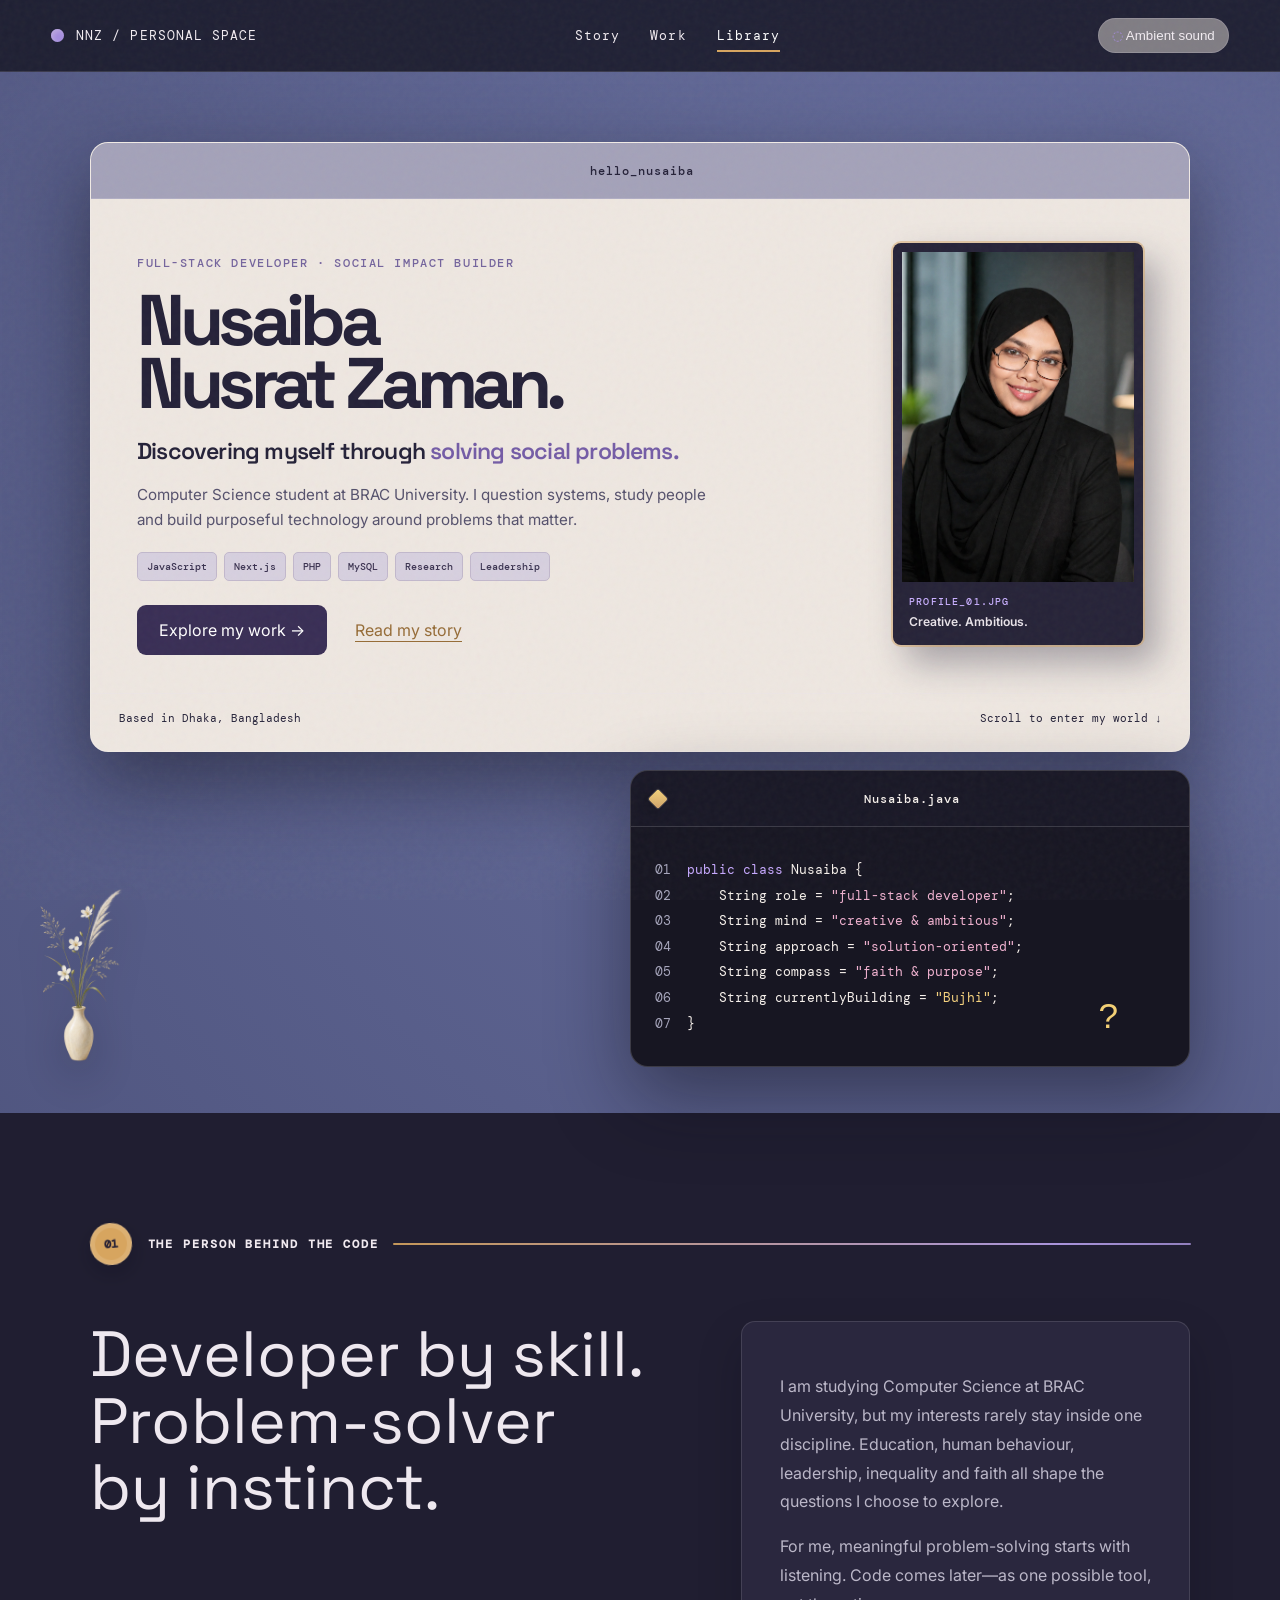
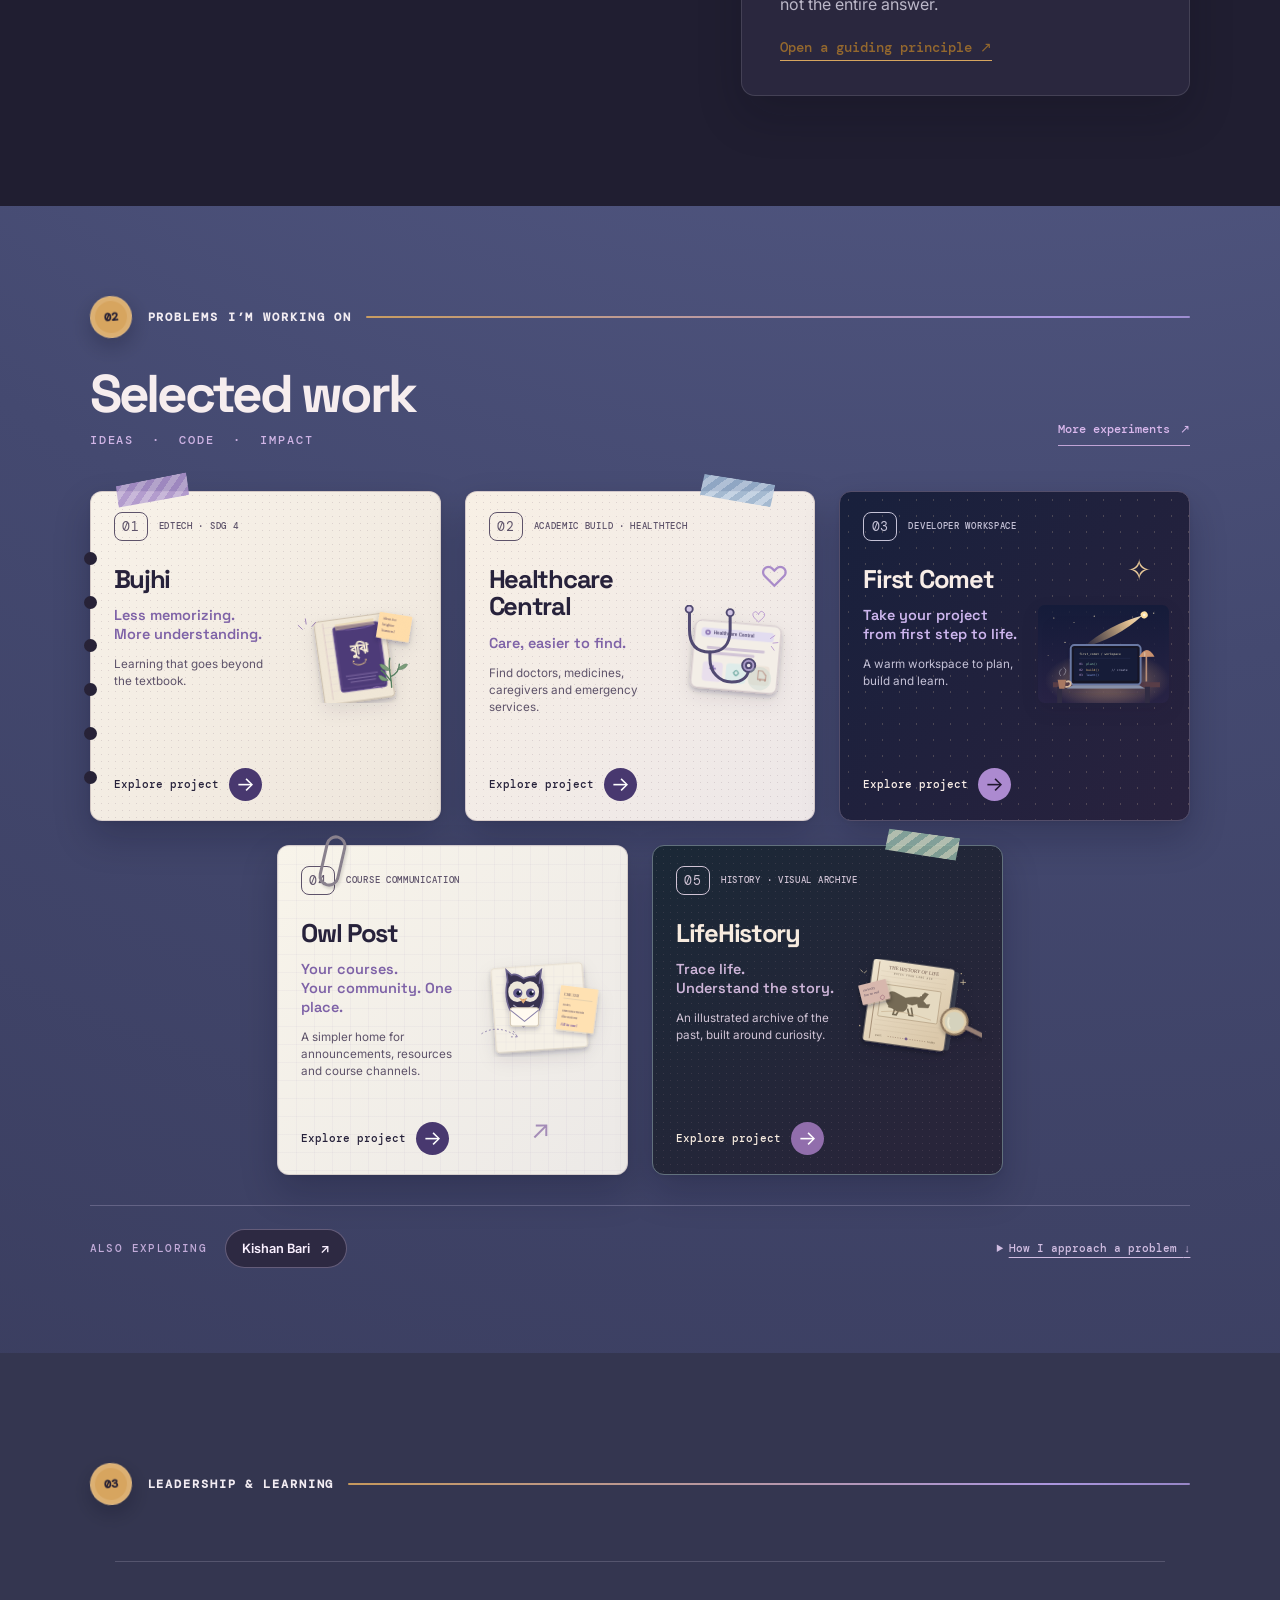
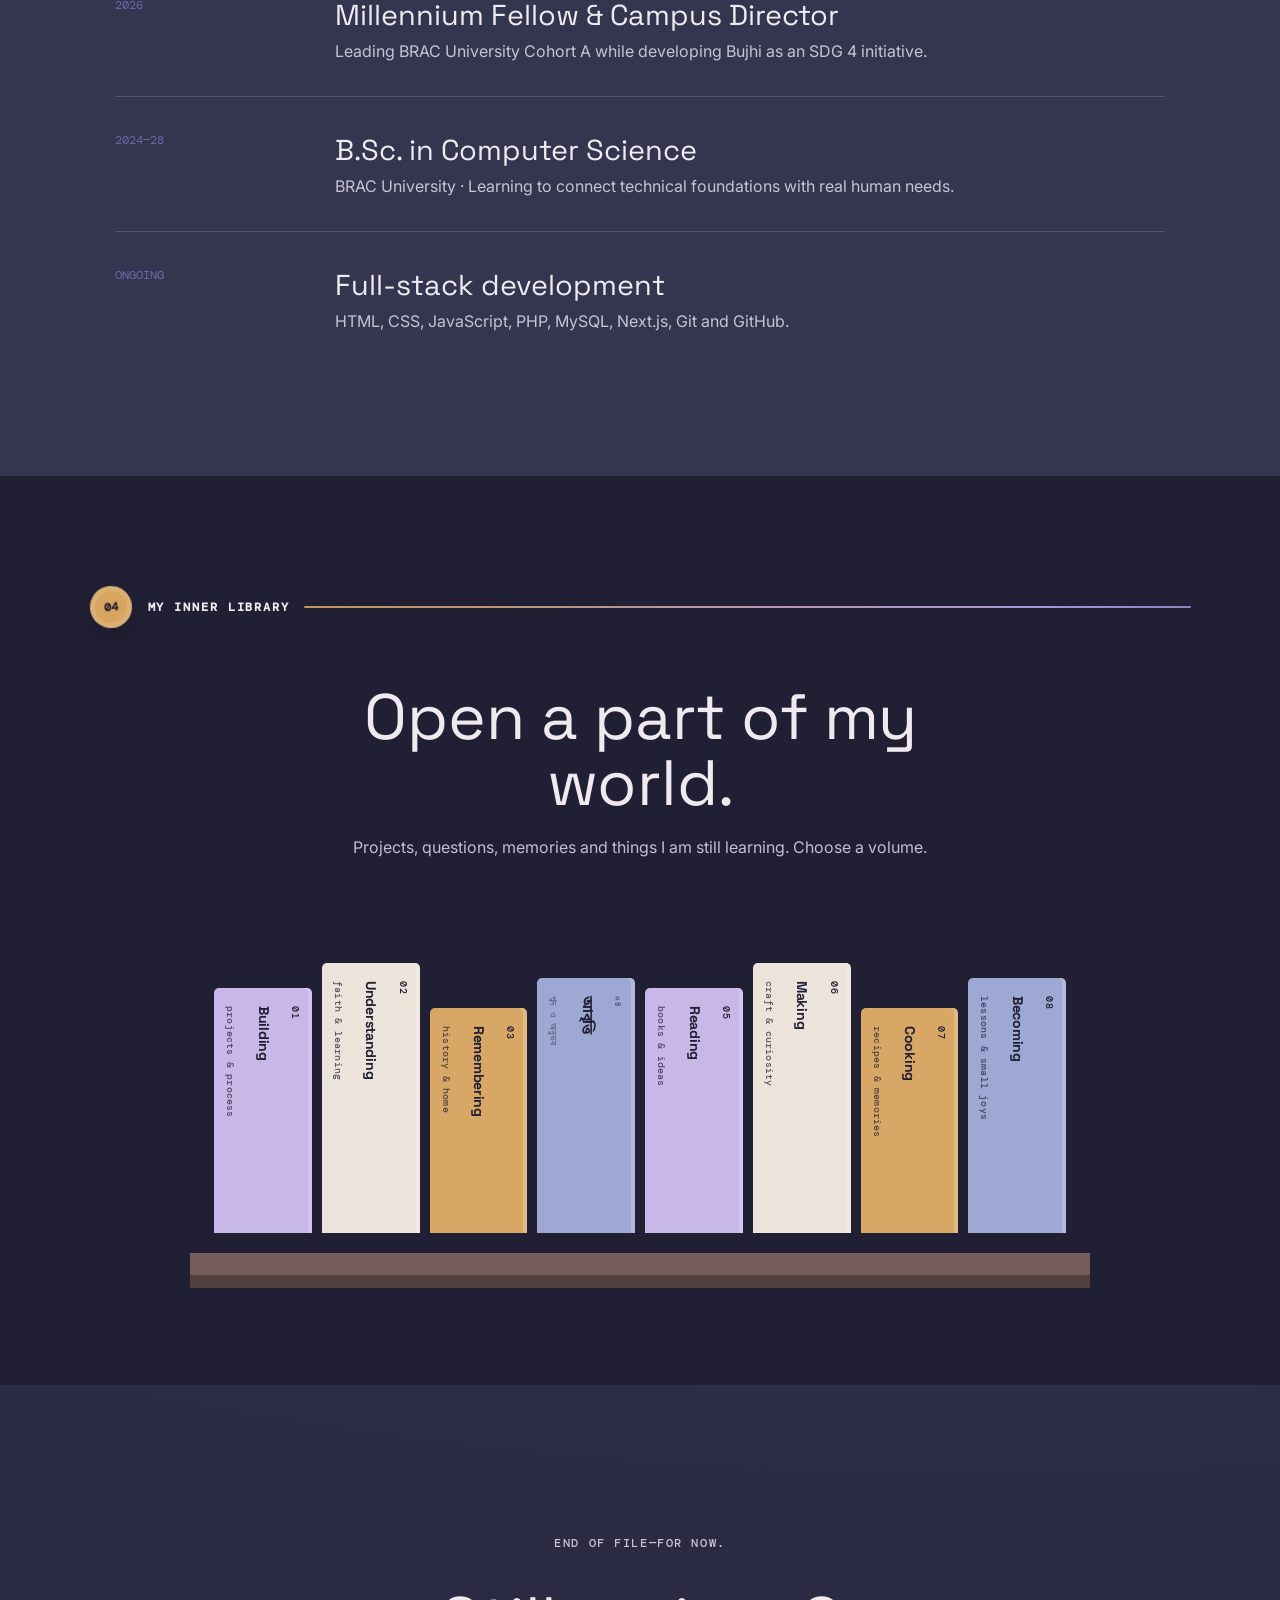
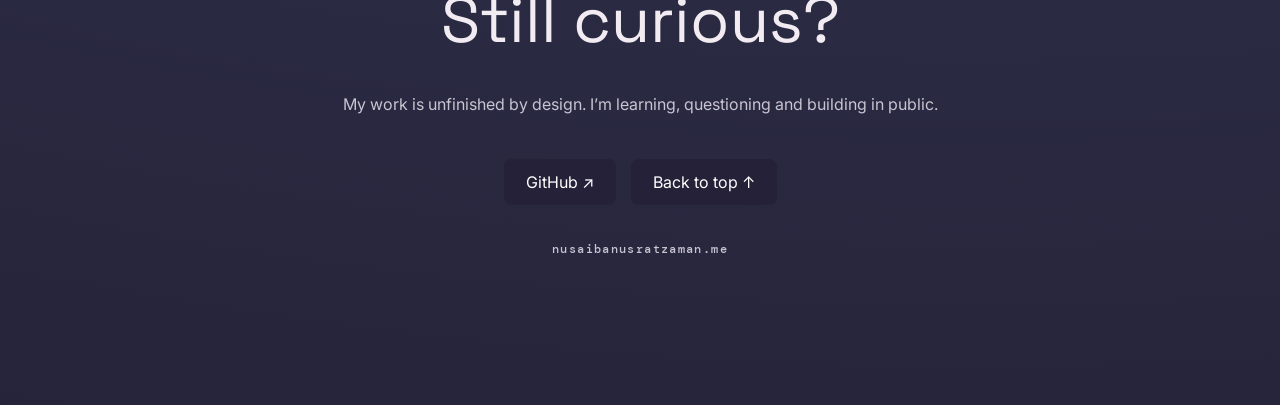
<file: index.html>
<!doctype html>
<html lang="en">
<head>
  <link rel="icon" type="image/png" sizes="512x512" href="/favicon.png">
  <link rel="shortcut icon" type="image/png" href="/favicon.png">
  <link rel="apple-touch-icon" sizes="512x512" href="/favicon.png">
  <link rel="canonical" href="https://nusaibanusratzaman.me/">
  <meta property="og:title" content="Nusaiba Nusrat Zaman — Full-Stack Developer">
<meta property="og:description" content="Discovering myself through solving social problems through technology, leadership and thoughtful action.">
<meta property="og:image" content="https://nusaibanusratzaman.me/assets/social-preview.png">
<meta property="og:url" content="https://nusaibanusratzaman.me/">
<meta property="og:type" content="website">

<meta name="twitter:card" content="summary_large_image">
<meta name="twitter:title" content="Nusaiba Nusrat Zaman — Full-Stack Developer">
<meta name="twitter:description" content="Discovering myself through solving social problems.">
<meta name="twitter:image" content="https://nusaibanusratzaman.me/assets/social-preview.png">
  <meta charset="UTF-8">
  <meta name="viewport" content="width=device-width, initial-scale=1">
  <meta name="description" content="Nusaiba Nusrat Zaman — full-stack developer exploring social problems through technology, leadership and thoughtful action.">
  <title>Nusaiba Nusrat Zaman — Full-Stack Developer</title>
  <link rel="preconnect" href="https://fonts.googleapis.com">
  <link rel="preconnect" href="https://fonts.gstatic.com" crossorigin>
  <link href="https://fonts.googleapis.com/css2?family=DM+Mono:wght@400;500&family=Inter:wght@400;500;600;700;800&family=Noto+Sans+Bengali:wght@400;600;700&family=Space+Grotesk:wght@500;600;700&display=swap" rel="stylesheet">
  <link rel="stylesheet" href="styles.css">
  <link rel="stylesheet" href="theme.css?v=4">
  <link rel="stylesheet" href="work-scrapbook.css?v=5">
</head>
<body>
  <div class="grain" aria-hidden="true"></div>
  <header class="topbar">
    <a class="brand" href="#home" aria-label="Go home"><span class="orb"></span>NNZ / PERSONAL SPACE</a>
    <nav aria-label="Main navigation">
      <a href="#story">Story</a><a href="#work">Work</a><a href="#thoughts">Library</a>
    </nav>
    <button class="sound-button" id="soundToggle" aria-pressed="false"><span>◌</span> Ambient sound</button>
  </header>

  <main id="home">
    <section class="hero section">
      <div class="hero-stage">
        <img class="left-vase" src="white-flower-vase.png" alt="" aria-hidden="true">
        <article class="window intro-window draggable-window" data-drag-label="Drag this window">
          <div class="window-bar intro-titlebar"><span aria-hidden="true"></span><span>hello_nusaiba</span></div>
          <div class="intro-body">
            <div class="hero-copy">
              <p class="eyebrow">FULL-STACK DEVELOPER · SOCIAL IMPACT BUILDER</p>
              <h1>Nusaiba<br>Nusrat Zaman.</h1>
              <p class="hero-belief">Discovering myself through <em>solving social problems.</em></p>
              <p class="lead">Computer Science student at BRAC University. I question systems, study people and build purposeful technology around problems that matter.</p>
              <div class="quick-skills"><span>JavaScript</span><span>Next.js</span><span>PHP</span><span>MySQL</span><span>Research</span><span>Leadership</span></div>
              <div class="hero-actions"><a class="primary" href="#work">Explore my work <span>→</span></a><a class="text-link" href="#story">Read my story</a></div>
            </div>
            <figure class="portrait-card">
              <div class="portrait-frame"><img src="assets/nusaiba-profile.jpg" alt="Portrait of Nusaiba Nusrat Zaman"></div>
              <figcaption><span>PROFILE_01.JPG</span><strong>Creative. Ambitious.</strong></figcaption>
            </figure>
          </div>
          <div class="window-foot"><span>Based in Dhaka, Bangladesh</span><span>Scroll to enter my world ↓</span></div>
        </article>

        <article class="window code-window draggable-window" aria-label="Developer profile" data-drag-label="Drag this window">
          <div class="window-bar dark code-titlebar"><span class="diamond-mark" aria-hidden="true"></span><span>Nusaiba.java</span><span></span></div>
          <pre><span class="muted">01</span>  <span class="violet">public class</span> Nusaiba {
<span class="muted">02</span>      String role = <span class="rose">"full-stack developer"</span>;
<span class="muted">03</span>      String mind = <span class="rose">"creative & ambitious"</span>;
<span class="muted">04</span>      String approach = <span class="rose">"solution-oriented"</span>;
<span class="muted">05</span>      String compass = <span class="rose">"faith & purpose"</span>;
<span class="muted">06</span>      String currentlyBuilding = <span class="gold">"Bujhi"</span>;
<span class="muted">07</span>  }</pre>
        </article>

        <button class="secret-star" id="secretStar" aria-label="A hidden surprise">?</button>
     <div class="secret-note" id="secretNote" role="status">
  Meh...
</div>
    </section>

    <section class="manifesto section" id="story">
      <div class="section-label"><span>01</span> THE PERSON BEHIND THE CODE</div>
      <div class="manifesto-grid">
        <h2>Developer by skill.<br>Problem-solver by instinct.</h2>
        <div>
          <p>I am studying Computer Science at BRAC University, but my interests rarely stay inside one discipline. Education, human behaviour, leadership, inequality and faith all shape the questions I choose to explore.</p>
          <p>For me, meaningful problem-solving starts with listening. Code comes later—as one possible tool, not the entire answer.</p>
          <button class="note-button" data-note="faith">Open a guiding principle ↗</button>
          <div class="principle-card" id="faith">
            <button aria-label="Close reflection">×</button>
            <span>SELECTED REFLECTION / 001</span>
            <blockquote>Faith gives direction to ambition: what I build should be useful, responsible and grounded in service rather than attention alone.</blockquote>
          </div>
        </div>
      </div>
    </section>


    <section class="work section scrapbook-work" id="work" data-work-design="scrapbook-v3" aria-labelledby="selected-work-title">
      <div class="section-label"><span>02</span> PROBLEMS I’M WORKING ON</div>
      <div class="work-heading">
        <div class="work-heading-copy">
          <h2 id="selected-work-title">Selected work</h2>
          <p>IDEAS &nbsp;·&nbsp; CODE &nbsp;·&nbsp; IMPACT</p>
        </div>
        <a class="work-see-all" href="#more-work">More experiments <span aria-hidden="true">↗</span></a>
      </div>

      <div class="project-grid scrapbook-grid" aria-label="Featured projects">
        <article class="project-card scrap-card scrap-bujhi" aria-labelledby="work-bujhi-title">
          <div class="paper-punch" aria-hidden="true"><i></i><i></i><i></i><i></i><i></i><i></i></div>
          <span class="scrap-tape tape-purple" aria-hidden="true"></span>
          <div class="scrap-topline"><span class="scrap-index">01</span><span>EDTECH · SDG 4</span></div>
          <div class="scrap-copy">
            <h3 id="work-bujhi-title">Bujhi</h3>
            <p class="scrap-tagline">Less memorizing.<br>More understanding.</p>
            <p class="scrap-description">Learning that goes beyond the textbook.</p>
            </div>
          <a class="scrap-open" href="https://www.bujhi.page/" target="_blank" rel="noopener noreferrer" aria-label="Explore Bujhi (opens in new tab)">Explore project <span aria-hidden="true">→</span></a>
          <img class="scrap-art" src="assets/work-bujhi.svg" alt="" loading="lazy" decoding="async">
        </article>

        <article class="project-card scrap-card scrap-health" aria-labelledby="work-health-title">
          <span class="scrap-tape tape-blue" aria-hidden="true"></span>
          <div class="scrap-topline"><span class="scrap-index">02</span><span>ACADEMIC BUILD · HEALTHTECH</span></div>
          <div class="scrap-copy">
            <h3 id="work-health-title">Healthcare<br>Central</h3>
            <p class="scrap-tagline">Care, easier to find.</p>
            <p class="scrap-description">Find doctors, medicines, caregivers and emergency services.</p>
            </div>
          <a class="scrap-open" href="https://healthcare-system-m5q5.vercel.app/" target="_blank" rel="noopener noreferrer" aria-label="Explore Healthcare Central (opens in new tab)">Explore project <span aria-hidden="true">→</span></a>
          <img class="scrap-art" src="assets/work-health.svg" alt="" loading="lazy" decoding="async">
          <span class="scrap-doodle health-heart" aria-hidden="true">♡</span>
        </article>

        <article class="project-card scrap-card scrap-comet" aria-labelledby="work-comet-title">
          <div class="scrap-topline"><span class="scrap-index">03</span><span>DEVELOPER WORKSPACE</span></div>
          <div class="scrap-copy">
            <h3 id="work-comet-title">First Comet</h3>
            <p class="scrap-tagline">Take your project<br>from first step to life.</p>
            <p class="scrap-description">A warm workspace to plan, build and learn.</p>
            </div>
          <a class="scrap-open" href="https://firstcomet.awerminds.tech/" target="_blank" rel="noopener noreferrer" aria-label="Explore First Comet (opens in new tab)">Explore project <span aria-hidden="true">→</span></a>
          <img class="scrap-art" src="assets/work-comet.svg" alt="" loading="lazy" decoding="async">
          <span class="scrap-comet-star" aria-hidden="true">✧</span>
        </article>

        <article class="project-card scrap-card scrap-owl" aria-labelledby="work-owl-title">
          <span class="scrap-clip" aria-hidden="true"></span>
          <div class="scrap-topline"><span class="scrap-index">04</span><span>COURSE COMMUNICATION</span></div>
          <div class="scrap-copy">
            <h3 id="work-owl-title">Owl Post</h3>
            <p class="scrap-tagline">Your courses.<br>Your community. One place.</p>
            <p class="scrap-description">A simpler home for announcements, resources and course channels.</p>
            </div>
          <a class="scrap-open" href="https://awerminds.tech/owlpost/" target="_blank" rel="noopener noreferrer" aria-label="Explore Owl Post (opens in new tab)">Explore project <span aria-hidden="true">→</span></a>
          <img class="scrap-art" src="assets/work-owl.svg" alt="" loading="lazy" decoding="async">
          <span class="scrap-airmail" aria-hidden="true">↗</span>
        </article>

        <article class="project-card scrap-card scrap-lifehistory" aria-labelledby="work-lifehistory-title">
          <span class="scrap-tape tape-sage" aria-hidden="true"></span>
          <div class="scrap-topline"><span class="scrap-index">05</span><span>HISTORY · VISUAL ARCHIVE</span></div>
          <div class="scrap-copy">
            <h3 id="work-lifehistory-title">LifeHistory</h3>
            <p class="scrap-tagline">Trace life.<br>Understand the story.</p>
            <p class="scrap-description">An illustrated archive of the past, built around curiosity.</p>
          </div>
          <a class="scrap-open" href="https://lifehistory.nusaibanusratzaman.me" target="_blank" rel="noopener noreferrer" aria-label="Explore LifeHistory (opens in new tab)">Explore project <span aria-hidden="true">→</span></a>
          <img class="scrap-art" src="assets/work-lifehistory.svg" alt="" loading="lazy" decoding="async">
        </article>
      </div>

      <div class="work-after" id="more-work">
        <div class="other-work">
          <span class="other-work-label">ALSO EXPLORING</span>
          <a href="https://kishan-bari.vercel.app/" target="_blank" rel="noopener noreferrer">Kishan Bari <small>AgriTech · Bangla-first soil guidance</small><span aria-hidden="true">↗</span></a>
        </div>
        <details class="work-process"><summary>How I approach a problem <span aria-hidden="true">↓</span></summary>
          <ol><li><b>Notice.</b> What feels unnecessarily difficult?</li><li><b>Question.</b> Who experiences the problem—and why?</li><li><b>Build.</b> What is the smallest useful intervention?</li><li><b>Learn.</b> What did reality prove wrong?</li></ol>
        </details>
      </div>
    </section>

    <section class="journey section">
      <div class="section-label"><span>03</span> LEADERSHIP & LEARNING</div>
      <div class="timeline">
        <article><time>2026</time><div><h3>Millennium Fellow & Campus Director</h3><p>Leading BRAC University Cohort A while developing Bujhi as an SDG 4 initiative.</p></div></article>
        <article><time>2024—28</time><div><h3>B.Sc. in Computer Science</h3><p>BRAC University · Learning to connect technical foundations with real human needs.</p></div></article>
        <article><time>ONGOING</time><div><h3>Full-stack development</h3><p>HTML, CSS, JavaScript, PHP, MySQL, Next.js, Git and GitHub.</p></div></article>
      </div>
    </section>

    <section class="books section" id="thoughts">
      <div class="section-label"><span>04</span> MY INNER LIBRARY</div>
      <div class="books-intro"><h2>Open a part of my world.</h2><p>Projects, questions, memories and things I am still learning. Choose a volume.</p></div>
      <div class="shelf personality-shelf" aria-label="Nusaiba's personal bookshelf">
        <a class="book b1" href="book.html?book=building"><span>01</span>Building<small>projects & process</small></a>
        <a class="book b2" href="book.html?book=understanding"><span>02</span>Understanding<small>faith & learning</small></a>
        <a class="book b3" href="book.html?book=remembering"><span>03</span>Remembering<small>history & home</small></a>
        <a class="book b4 bangla-book" href="book.html?book=reciting" lang="bn"><span>০৪</span>আবৃত্তি<small>শব্দ ও অনুভব</small></a>
        <a class="book b5" href="book.html?book=reading"><span>05</span>Reading<small>books & ideas</small></a>
        <a class="book b6" href="book.html?book=making"><span>06</span>Making<small>craft & curiosity</small></a>
        <a class="book b7 cooking-book" href="recipes.html"><span>07</span>Cooking<small>recipes & memories</small></a>
        <a class="book b8" href="book.html?book=becoming"><span>08</span>Becoming<small>lessons & small joys</small></a>
      </div>
    </section>

    <section class="contact section">
      <p class="eyebrow">END OF FILE—FOR NOW.</p>
      <h2>Still curious?</h2>
      <p>My work is unfinished by design. I’m learning, questioning and building in public.</p>
      <div class="contact-links"><a href="https://github.com/CodeArtisanNNZ" target="_blank" rel="noreferrer">GitHub ↗</a><a href="#home">Back to top ↑</a></div>
      <p class="visitor-line" id="visitorLine" hidden><span id="visitorCount">—</span> curious minds have visited</p>
      <p class="domain">nusaibanusratzaman.me</p>
    </section>
  </main>

  <div class="sound-panel" id="soundPanel">
    <span>AMBIENT SPACE</span>
    <button data-sound="brown">Brown noise</button><button data-sound="rain">Soft rain</button><button data-sound="wood">Wood chime</button>
    <label class="volume-control">Volume <input id="soundVolume" type="range" min="1" max="10" value="6" aria-label="Ambient sound volume"></label>
  </div>
  <script src="visitor-counter.js"></script>
  <script src="magic-effects.js?v=1"></script>
  <script src="script.js?v=no-indicator-1"></script>
</body>
</html>
</file>
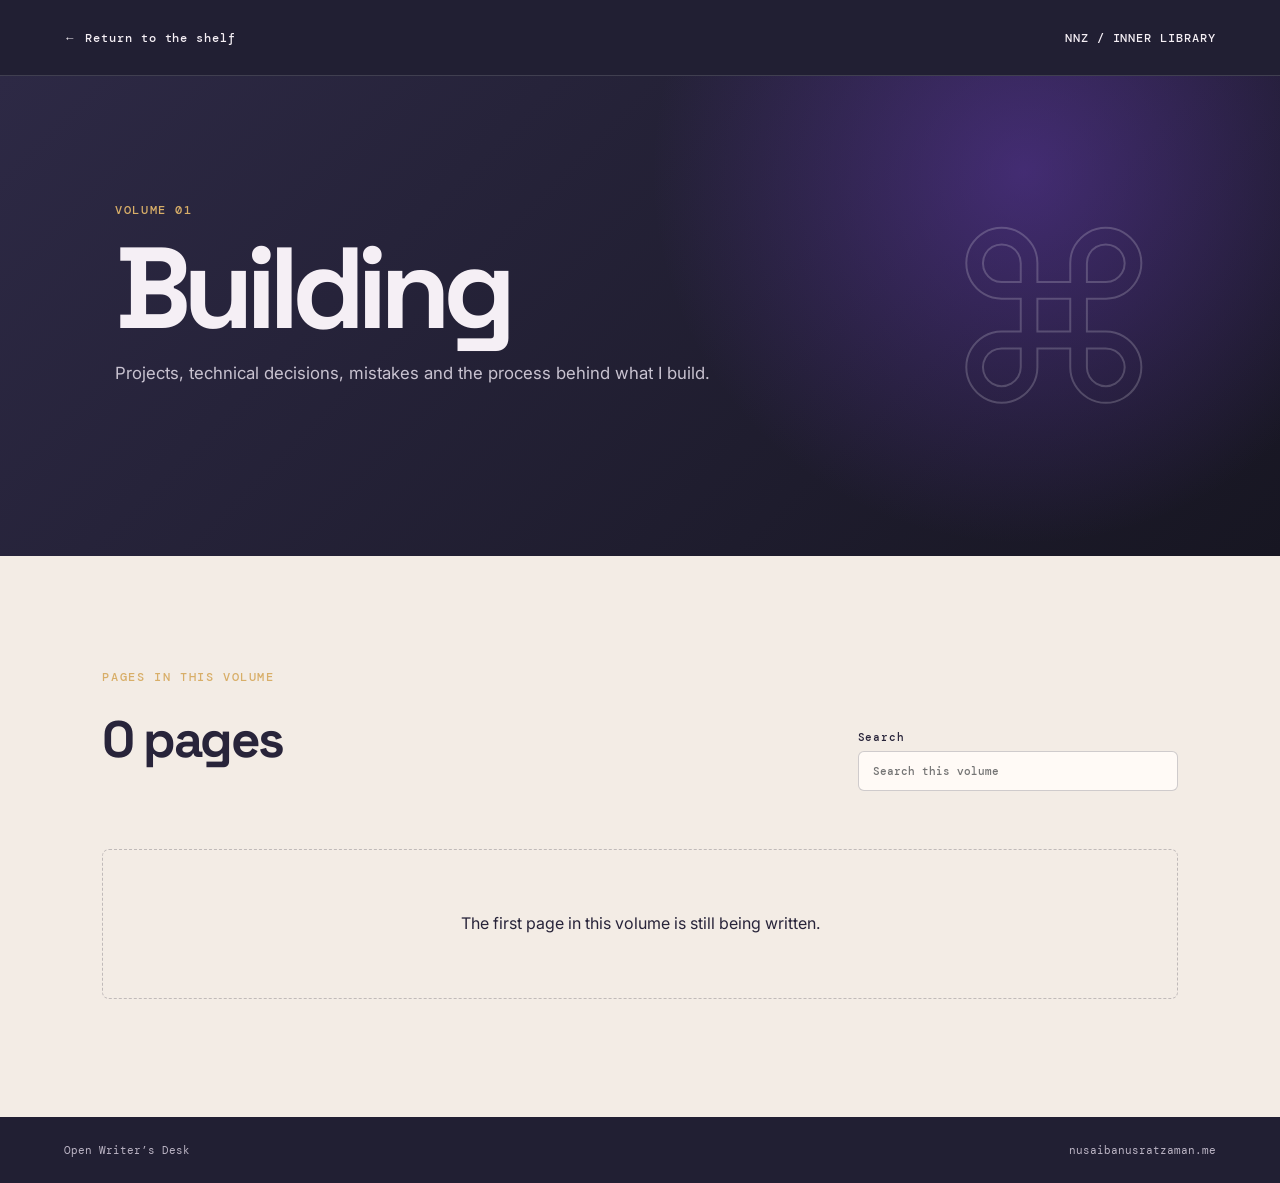
<file: book.html>
<!doctype html><html lang="en"><head><meta charset="UTF-8"><meta name="viewport" content="width=device-width,initial-scale=1"><meta name="description" content="A volume from Nusaiba Nusrat Zaman's personal library."><title>Personal Library — Nusaiba Nusrat Zaman</title><link rel="preconnect" href="https://fonts.googleapis.com"><link rel="preconnect" href="https://fonts.gstatic.com" crossorigin><link href="https://fonts.googleapis.com/css2?family=DM+Mono:wght@400;500&family=Inter:wght@400;500;600;700&family=Noto+Sans+Bengali:wght@400;500;600;700&family=Space+Grotesk:wght@500;600;700&display=swap" rel="stylesheet"><link rel="stylesheet" href="book.css?v=1"></head><body>
<header class="book-nav"><a href="index.html#thoughts">← Return to the shelf</a><span id="navTitle">NNZ / INNER LIBRARY</span></header>
<main><section class="volume-hero" id="volumeHero"><div class="volume-icon" id="volumeIcon" aria-hidden="true">✎</div><p class="kicker" id="volumeNumber">VOLUME</p><h1 id="volumeTitle">Loading…</h1><p id="volumeIntro"></p></section>
<section class="page-index"><header><div><p class="kicker" id="indexLabel">PAGES IN THIS VOLUME</p><h2 id="pageCount">0 pages</h2></div><label class="search"><span>Search</span><input id="pageSearch" type="search" placeholder="Search this volume"></label></header><div class="page-grid" id="pageGrid"></div></section></main>
<dialog id="pageDialog" class="page-dialog"><button id="closePage" class="close" aria-label="Close page">×</button><article id="pageArticle"></article></dialog>
<footer><a href="writer.html" id="writerLink">Open Writer’s Desk</a><a href="index.html">nusaibanusratzaman.me</a></footer><script src="library-content.js?v=1"></script><script src="magic-effects.js?v=1"></script><script src="book.js?v=1"></script></body></html>
</file>
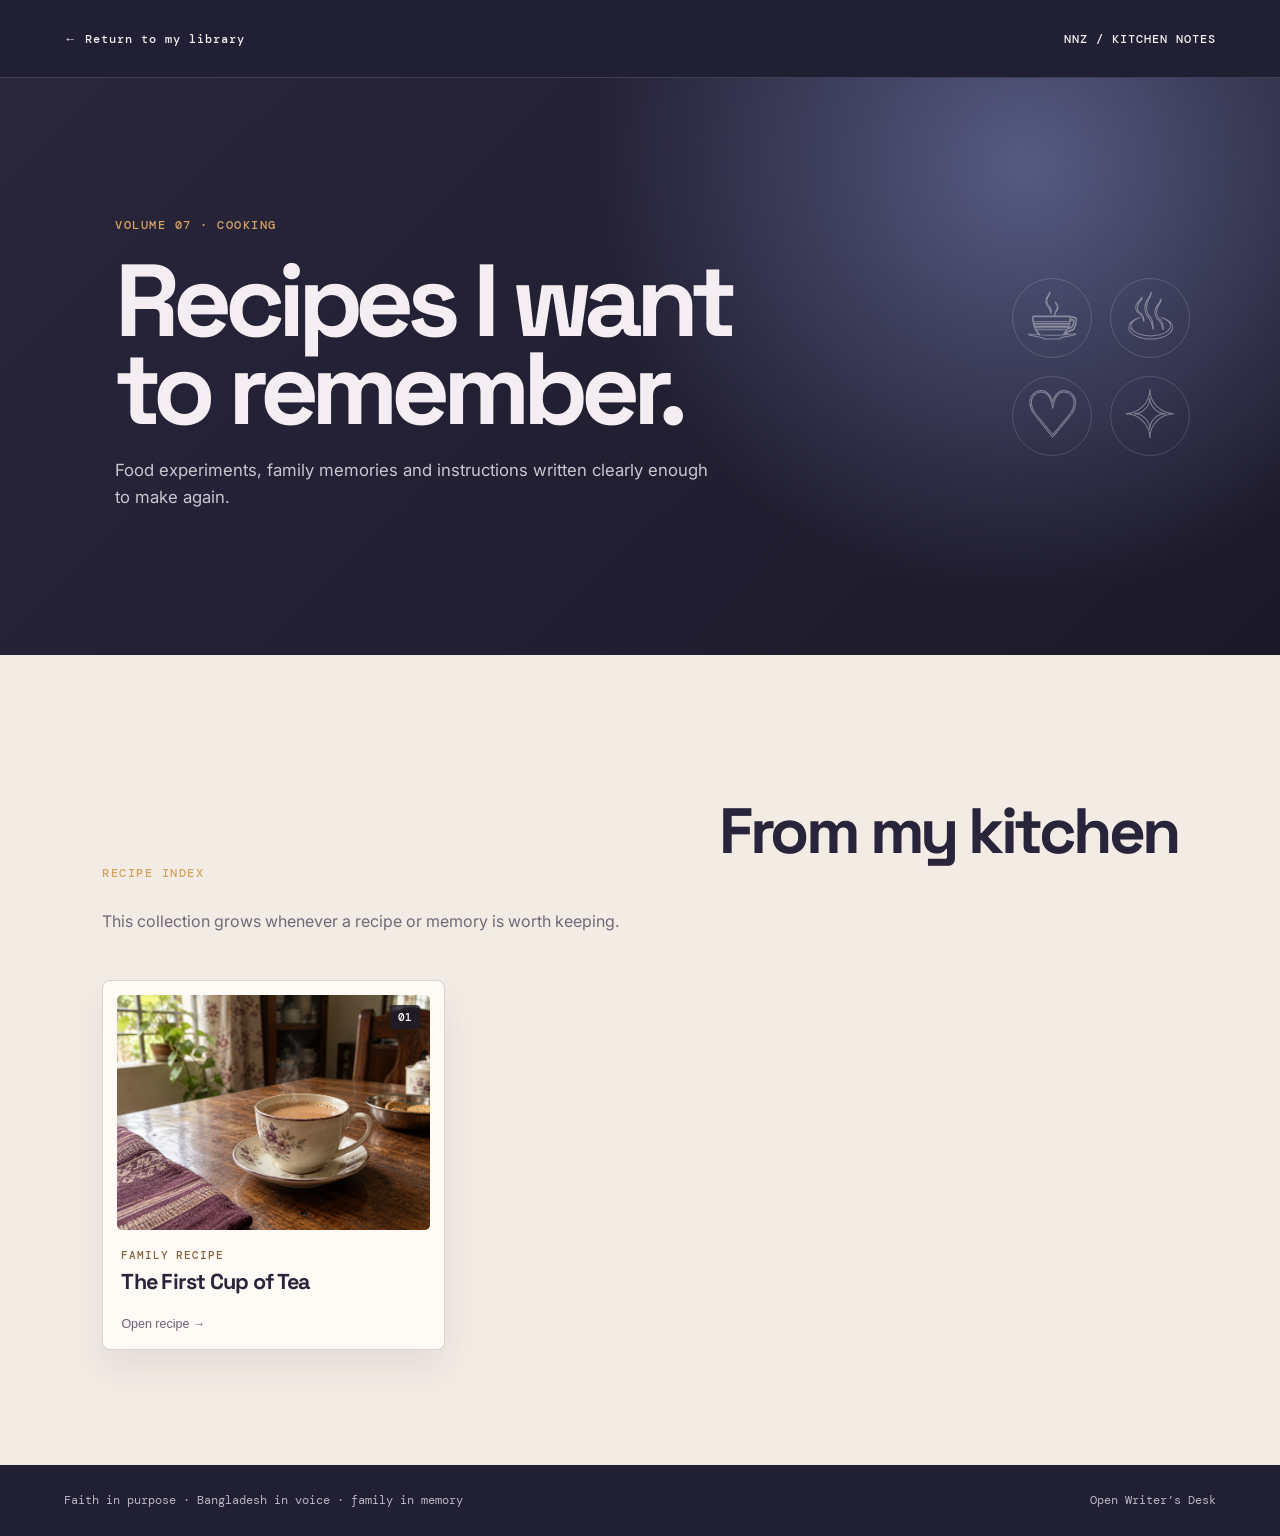
<file: recipes.html>
<!doctype html>
<html lang="en">
<head>
  <meta charset="UTF-8">
  <meta name="viewport" content="width=device-width,initial-scale=1">
  <meta name="description" content="Recipes, experiments and food memories from Nusaiba Nusrat Zaman.">
  <title>Kitchen Notes — Nusaiba Nusrat Zaman</title>
  <link rel="preconnect" href="https://fonts.googleapis.com">
  <link rel="preconnect" href="https://fonts.gstatic.com" crossorigin>
  <link href="https://fonts.googleapis.com/css2?family=DM+Mono:wght@400;500&family=Inter:wght@400;500;600;700&family=Space+Grotesk:wght@500;600;700&display=swap" rel="stylesheet">
  <link rel="stylesheet" href="recipes.css?v=royal-cursor-2">
</head>
<body>
  <header class="recipe-nav"><a href="index.html#thoughts">← Return to my library</a><span>NNZ / KITCHEN NOTES</span></header>
  <main>
    <header class="recipe-hero">
      <div class="kitchen-glyphs" aria-hidden="true"><span>☕︎</span><span>♨︎</span><span>♡</span><span>✧</span></div>
      <p class="kicker">VOLUME 07 · COOKING</p>
      <h1>Recipes I want<br>to remember.</h1>
      <p>Food experiments, family memories and instructions written clearly enough to make again.</p>
    </header>

    <section class="recipe-index" aria-labelledby="recipe-heading">
      <div><p class="kicker">RECIPE INDEX</p><h2 id="recipe-heading">From my kitchen</h2></div>
      <p class="edit-note">This collection grows whenever a recipe or memory is worth keeping.</p>
      <div class="recipe-grid" id="recipeGrid"></div>
    </section>
  </main>

  <dialog class="recipe-dialog" id="recipeDialog">
    <button class="close-recipe" id="closeRecipe" aria-label="Close recipe">×</button>
    <div id="recipeDetails"></div>
  </dialog>
  <footer><span>Faith in purpose · Bangladesh in voice · family in memory</span><a href="writer.html?book=cooking">Open Writer’s Desk</a></footer>
  <script src="library-content.js?v=1"></script>
  <script src="magic-effects.js?v=1"></script>
  <script src="recipes.js?v=magic-dust-1"></script>
</body>
</html>
</file>
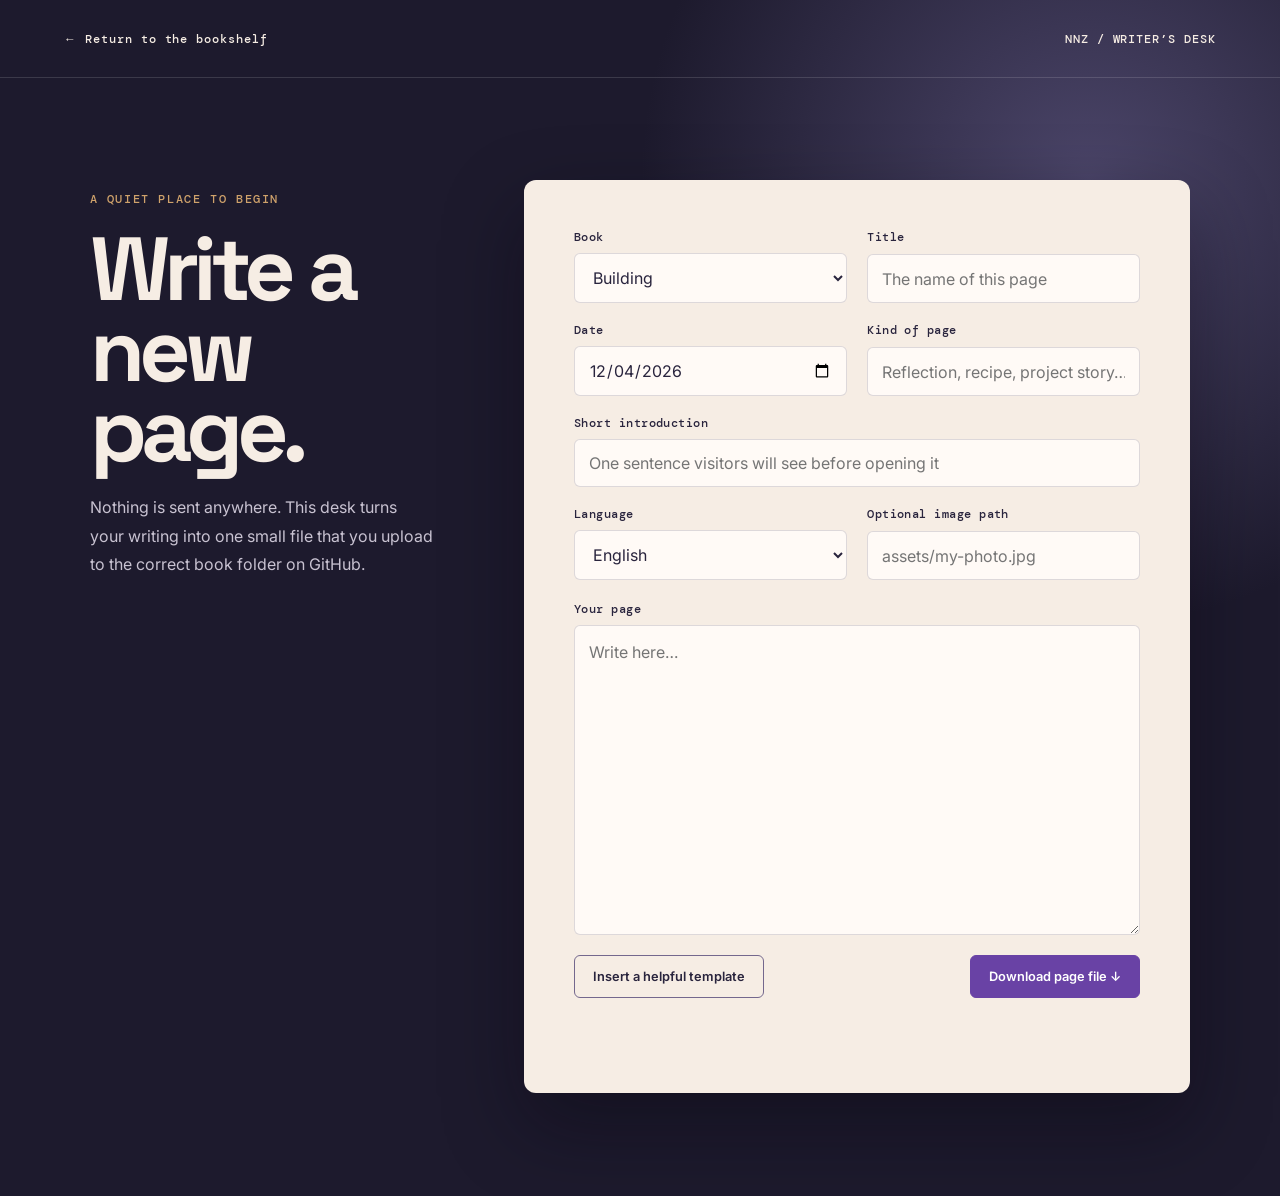
<file: writer.html>
<!doctype html><html lang="en"><head><meta charset="UTF-8"><meta name="viewport" content="width=device-width,initial-scale=1"><title>Writer’s Desk — Nusaiba</title><link rel="preconnect" href="https://fonts.googleapis.com"><link rel="preconnect" href="https://fonts.gstatic.com" crossorigin><link href="https://fonts.googleapis.com/css2?family=DM+Mono:wght@400;500&family=Inter:wght@400;500;600;700&family=Space+Grotesk:wght@500;600;700&display=swap" rel="stylesheet"><link rel="stylesheet" href="writer.css"></head><body>
<header><a href="index.html#thoughts">← Return to the bookshelf</a><span>NNZ / WRITER’S DESK</span></header>
<main><section class="intro"><p class="kicker">A QUIET PLACE TO BEGIN</p><h1>Write a new page.</h1><p>Nothing is sent anywhere. This desk turns your writing into one small file that you upload to the correct book folder on GitHub.</p></section>
<form id="writerForm"><div class="fields"><label>Book<select id="book"><option value="building">Building</option><option value="understanding">Understanding</option><option value="remembering">Remembering</option><option value="reciting">Reciting · আবৃত্তি</option><option value="reading">Reading</option><option value="making">Making</option><option value="cooking">Cooking</option><option value="becoming">Becoming</option></select></label><label>Title<input id="title" required placeholder="The name of this page"></label><label>Date<input id="date" type="date" required></label><label>Kind of page<input id="type" placeholder="Reflection, recipe, project story…"></label><label class="wide">Short introduction<input id="summary" required placeholder="One sentence visitors will see before opening it"></label><label>Language<select id="language"><option value="en">English</option><option value="bn">বাংলা</option></select></label><label>Optional image path<input id="image" placeholder="assets/my-photo.jpg"></label></div><label class="writing">Your page<textarea id="body" required placeholder="Write here…"></textarea></label><div class="actions"><button type="button" id="template">Insert a helpful template</button><button type="submit" class="download">Download page file ↓</button></div><p id="instruction" class="instruction" aria-live="polite"></p></form></main>
<script src="magic-effects.js?v=1"></script><script src="writer.js"></script></body></html>
</file>
<file: styles.css>
:root{--peri:#b0b8dd;--cream:#f6ede4;--lav:#dedae7;--iris:#8b78b3;--slate:#43425d;--plum:#393653;--gold:#cfa26b;--ink:#29273d;--line:rgba(57,54,83,.22);--shadow:0 24px 55px rgba(45,43,72,.22)}*{box-sizing:border-box}html{scroll-behavior:smooth}body{margin:0;color:var(--plum);background:linear-gradient(135deg,#bac3e8 0%,#aeb7dc 46%,#c5c9e4 100%);font-family:Manrope,sans-serif;overflow-x:hidden}.grain{position:fixed;inset:0;pointer-events:none;opacity:.17;z-index:20;background-image:url("data:image/svg+xml,%3Csvg viewBox='0 0 180 180' xmlns='http://www.w3.org/2000/svg'%3E%3Cfilter id='n'%3E%3CfeTurbulence type='fractalNoise' baseFrequency='.9' numOctaves='4' stitchTiles='stitch'/%3E%3C/filter%3E%3Crect width='100%25' height='100%25' filter='url(%23n)' opacity='.22'/%3E%3C/svg%3E")}.topbar{height:72px;border-bottom:1px solid var(--line);display:flex;align-items:center;justify-content:space-between;padding:0 4vw;position:sticky;top:0;background:rgba(220,220,238,.8);backdrop-filter:blur(18px);z-index:15;font-family:"DM Mono",monospace;font-size:.82rem;letter-spacing:.08em}.brand{display:flex;gap:12px;align-items:center;color:inherit;text-decoration:none}.orb{width:13px;height:13px;border-radius:50%;background:var(--iris);box-shadow:inset 2px 2px 4px #bba8df}.topbar nav{display:flex;gap:30px}.topbar nav a,.sound-button{color:inherit;text-decoration:none}.sound-button{border:1px solid var(--line);background:rgba(246,237,228,.45);padding:9px 13px;border-radius:99px;cursor:pointer}.sound-button span{color:var(--iris)}.section{max-width:1440px;margin:auto;padding:110px 7vw}.hero{min-height:calc(100vh - 72px);padding-top:70px;position:relative}.desktop-rail{position:absolute;left:2vw;top:100px;width:90px;display:flex;flex-direction:column;gap:46px}.desktop-rail a{text-decoration:none;color:var(--plum);font-family:"DM Mono";font-size:.75rem;text-align:center}.folder-icon{font-size:2.2rem;color:var(--gold);display:block;margin-bottom:5px}.hero-stage{position:relative;max-width:1100px;margin:auto;min-height:650px}.window{background:var(--cream);border:1px solid rgba(255,255,255,.8);border-radius:18px;box-shadow:var(--shadow);overflow:hidden}.window-bar{height:56px;background:linear-gradient(90deg,var(--lav),#eee7ed);border-bottom:1px solid var(--line);display:grid;grid-template-columns:90px 1fr 30px;align-items:center;padding:0 20px;font:500 .78rem "DM Mono";letter-spacing:.08em}.window-bar>span:nth-child(2){text-align:center}.dots{display:flex;gap:8px}.dots i{width:13px;height:13px;border-radius:50%;background:#d47f8f;border:1px solid rgba(0,0,0,.13)}.dots i:nth-child(2){background:#edc476}.dots i:nth-child(3){background:#aaa7b4}.intro-window{width:73%;min-height:560px}.intro-body{padding:58px 64px 45px;position:relative}.portrait{float:right;margin:-25px -12px 24px 30px;width:124px;height:124px;border-radius:50%;border:7px solid #f4e7dd;background:radial-gradient(circle at 35% 25%,#cfc9e6,var(--iris));display:flex;flex-direction:column;align-items:center;justify-content:center;color:white;box-shadow:0 10px 24px rgba(67,66,93,.22)}.portrait span{font:2rem "Instrument Serif"}.portrait small{font:.5rem "DM Mono";letter-spacing:.12em}.eyebrow,.section-label,.tiny{font:500 .76rem "DM Mono";letter-spacing:.13em}.eyebrow{color:#74649d}.intro-body h1{font:400 clamp(3.2rem,6vw,6rem)/.94 "Instrument Serif";margin:20px 0 25px;letter-spacing:-.025em}.intro-body h1 em{color:var(--iris);font-weight:400}.lead{max-width:580px;font-size:1rem;line-height:1.75;color:#55516c}.hero-actions{display:flex;align-items:center;gap:28px;margin-top:35px}.primary{background:linear-gradient(110deg,#7660a8,#9f89ca);padding:15px 22px;color:white;border-radius:9px;text-decoration:none;min-width:190px;display:flex;justify-content:space-between}.text-link,.project-card a{color:#966c37;text-underline-offset:5px}.window-foot{height:48px;border-top:1px solid var(--line);padding:0 28px;display:flex;justify-content:space-between;align-items:center;font:.7rem "DM Mono"}.code-window{position:absolute;right:0;top:100px;width:45%;background:var(--slate);color:#f7f1ec}.window-bar.dark{background:rgba(34,33,55,.23);border-color:rgba(255,255,255,.15)}.code-window pre{margin:0;padding:34px 30px 40px;font:clamp(.72rem,1.2vw,.95rem)/2 "DM Mono";white-space:pre-wrap}.muted{color:#a7a6bc}.violet{color:#c7a9ff}.rose{color:#efb1cf}.gold{color:#f4d17e}.secret-star{position:absolute;right:6%;bottom:8%;border:0;background:none;color:#f2cf75;font-size:2.2rem;cursor:pointer;transition:.3s}.secret-star:hover{transform:rotate(90deg) scale(1.2)}.secret-note{position:absolute;right:0;bottom:0;background:var(--cream);border-radius:8px;padding:12px 16px;font:.7rem "DM Mono";opacity:0;transform:translateY(10px);transition:.3s;pointer-events:none}.secret-note.show{opacity:1;transform:none}.manifesto{background:var(--cream);max-width:none}.section-label{display:flex;align-items:center;gap:12px;margin-bottom:60px}.section-label span{color:var(--iris)}.manifesto-grid{max-width:1200px;margin:auto;display:grid;grid-template-columns:1.25fr 1fr;gap:90px}.manifesto h2,.books h2,.contact h2{font:400 clamp(2.7rem,5vw,5rem)/1.04 "Instrument Serif";margin:0}.manifesto-grid p,.books-intro p,.contact>p{line-height:1.8;color:#625e72}.note-button{border:0;border-bottom:1px solid var(--gold);background:transparent;color:#94682e;padding:4px 0;font:500 .85rem "DM Mono";cursor:pointer}.principle-card{max-width:620px;margin:50px auto 0;border:1px solid var(--line);background:#ebe4ef;padding:36px 45px;position:relative;display:none}.principle-card.open{display:block;animation:rise .45s ease}.principle-card button,.book-reader>button{position:absolute;right:18px;top:12px;border:0;background:none;font-size:1.6rem;cursor:pointer;color:var(--plum)}.principle-card span,.book-reader span{font:.68rem "DM Mono";letter-spacing:.12em}.principle-card blockquote{font:400 1.7rem/1.4 "Instrument Serif";margin:20px 0 0}.work{padding-top:120px}.project-grid{display:grid;grid-template-columns:1.3fr 1fr;gap:24px}.project-card{background:rgba(246,237,228,.88);border:1px solid rgba(255,255,255,.75);padding:36px;border-radius:16px;box-shadow:0 15px 35px rgba(57,54,83,.12);min-height:310px}.featured{grid-row:span 2}.project-top{display:flex;justify-content:space-between;font:.68rem "DM Mono";letter-spacing:.12em}.project-number{font:2rem "Instrument Serif";color:var(--iris)}.project-card h3{font:400 2.6rem "Instrument Serif";margin:36px 0 18px}.project-card p{line-height:1.7}.project-thesis{font:400 2.2rem/1.1 "Instrument Serif";color:#7462a1}.tags{display:flex;gap:8px;flex-wrap:wrap;margin:28px 0}.tags span{border:1px solid var(--line);border-radius:99px;padding:6px 10px;font:.65rem "DM Mono"}.project-card a{display:inline-flex;gap:10px;margin-top:10px}.idea-card{background:var(--slate);color:#f4edf1}.idea-card ol{list-style:none;padding:0;margin:25px 0 0}.idea-card li{display:grid;grid-template-columns:80px 1fr;gap:20px;padding:14px 0;border-bottom:1px solid rgba(255,255,255,.16)}.idea-card b{color:#e0bd76}.idea-card span{font-size:.83rem;line-height:1.5;color:#d5d2df}.journey{background:rgba(218,218,234,.45);max-width:none}.timeline{max-width:1050px;margin:auto}.timeline article{display:grid;grid-template-columns:180px 1fr;gap:40px;padding:35px 0;border-top:1px solid var(--line)}.timeline time{font:.75rem "DM Mono";color:#7664a5}.timeline h3{font:400 1.8rem "Instrument Serif";margin:0 0 8px}.timeline p{margin:0;color:#625e72}.books{background:var(--cream);max-width:none}.books-intro{text-align:center;max-width:700px;margin:0 auto 65px}.shelf{max-width:900px;margin:auto;min-height:315px;display:flex;align-items:flex-end;justify-content:center;gap:8px;border-bottom:22px solid #745d58;box-shadow:0 13px 0 #523f40}.book{border:0;border-radius:5px 5px 0 0;padding:25px 12px;writing-mode:vertical-rl;transform:rotate(180deg);font:500 .78rem/1.5 "DM Mono";letter-spacing:.06em;cursor:pointer;transition:.3s;box-shadow:inset -4px 0 rgba(255,255,255,.2)}.book:hover,.book:focus{transform:rotate(180deg) translateY(12px)}.b1{height:240px;background:#8b78b3;color:white}.b2{height:275px;background:#cfa26b;color:#3c3540}.b3{height:220px;background:#43425d;color:white}.b4{height:260px;background:#d6bccc;color:#453c51}.book-reader{display:none;max-width:720px;margin:60px auto 0;padding:45px 55px;background:#ede5ee;border:1px solid var(--line);position:relative}.book-reader.open{display:block;animation:rise .4s ease}.book-reader h3{font:400 2.5rem "Instrument Serif";margin:22px 0 12px}.book-reader p{line-height:1.8}.contact{text-align:center;min-height:620px;display:flex;flex-direction:column;justify-content:center}.contact h2{margin:20px 0}.contact-links{display:flex;gap:15px;justify-content:center;margin:25px}.contact-links a{background:var(--plum);color:white;padding:13px 22px;text-decoration:none;border-radius:8px}.domain{font:500 .72rem "DM Mono"!important;letter-spacing:.12em}.sound-panel{position:fixed;right:25px;bottom:25px;z-index:18;background:rgba(57,54,83,.94);color:white;border-radius:14px;padding:18px;box-shadow:var(--shadow);display:none;grid-template-columns:1fr 1fr;gap:8px}.sound-panel.open{display:grid}.sound-panel span{grid-column:1/-1;font:.62rem "DM Mono";letter-spacing:.12em;margin-bottom:4px}.sound-panel button{border:1px solid rgba(255,255,255,.2);background:transparent;color:white;border-radius:6px;padding:8px;cursor:pointer}.sound-panel button.active{background:var(--iris)}@keyframes rise{from{opacity:0;transform:translateY(12px)}to{opacity:1;transform:none}}@media(max-width:900px){.topbar nav{display:none}.section{padding:80px 6vw}.desktop-rail{display:none}.hero-stage{min-height:auto}.intro-window{width:100%}.code-window{position:relative;width:88%;margin:-20px 0 0 auto;top:auto}.intro-body{padding:42px 32px}.portrait{width:100px;height:100px}.manifesto-grid,.project-grid{grid-template-columns:1fr;gap:35px}.featured{grid-row:auto}.hero{padding-top:35px}.timeline article{grid-template-columns:100px 1fr}}@media(max-width:560px){.topbar{height:62px;padding:0 16px}.brand{font-size:.67rem}.sound-button{font-size:.65rem}.section{padding:65px 20px}.intro-body h1{font-size:3rem}.portrait{float:none;margin:-5px 0 25px}.hero-actions{align-items:flex-start;flex-direction:column}.code-window{width:96%;margin-top:-10px}.window-bar{grid-template-columns:70px 1fr 20px;padding:0 12px}.manifesto-grid{gap:25px}.project-card{padding:28px 22px}.timeline article{grid-template-columns:1fr;gap:10px}.shelf{justify-content:flex-start;overflow-x:auto;padding-left:20px}.book-reader{padding:38px 25px}.sound-panel{left:15px;right:15px;bottom:15px}}
</file>
<file: theme.css>
:root{--peri:#555c86;--cream:#f1e9e2;--lav:#8f90ad;--iris:#a58dde;--slate:#211f34;--plum:#242138;--gold:#d7a55f;--ink:#171522;--line:rgba(230,225,240,.18);--shadow:0 30px 80px rgba(13,12,24,.48)}
body{background:radial-gradient(circle at 76% 8%,#686f9f 0,#444970 38%,#25243a 100%);font-family:Inter,sans-serif}.topbar{background:rgba(25,24,40,.88);color:#f3edf2;border-color:rgba(255,255,255,.12)}.hero{color:#f4edf1}.hero-stage{min-height:820px}.window{border-color:rgba(255,255,255,.16)}.intro-window{width:82%;min-height:610px;background:#eee7e1;color:#242138}.window-bar{background:#a4a2b9}.intro-body{padding:44px 46px 38px;display:grid;grid-template-columns:minmax(0,1fr) 250px;gap:38px;align-items:center}.intro-body h1,.manifesto h2,.books h2,.contact h2,.principle-card blockquote,.project-number,.project-card h3,.project-thesis,.timeline h3,.book-reader h3{font-family:"Space Grotesk",sans-serif}.intro-body h1{font-size:clamp(3.1rem,5.6vw,5.8rem);font-weight:700;line-height:.88;letter-spacing:-.075em;margin:18px 0 22px}.hero-belief{max-width:600px;font:600 clamp(1.15rem,1.8vw,1.55rem)/1.25 "Space Grotesk";letter-spacing:-.035em;margin:0 0 16px}.hero-belief em{color:#745ca6;font-style:normal}.lead{font-size:.95rem;line-height:1.65}.portrait-card{position:relative;z-index:2;margin:0;transform:rotate(2deg);background:#262338;padding:9px 9px 16px;border-radius:7px;box-shadow:14px 18px 35px rgba(30,27,49,.28);align-self:start}.portrait-frame{height:330px;overflow:hidden;background:#191724}.portrait-frame img{width:100%;height:100%;display:block;object-fit:cover;object-position:center 22%;filter:saturate(.9) contrast(1.03)}.portrait-card figcaption{color:#e9e3e9;padding:13px 7px 0;display:flex;flex-direction:column;gap:6px}.portrait-card figcaption span{font:500 .61rem "DM Mono";letter-spacing:.12em;color:#c9b0ff}.portrait-card figcaption strong{font:600 .76rem Inter,sans-serif}.quick-skills{display:flex;flex-wrap:wrap;gap:7px;margin-top:20px}.quick-skills span{font:500 .65rem "DM Mono";padding:7px 9px;border-radius:5px;background:#d7d0df;color:#3a3250;border:1px solid #c2b8cc}.hero-actions{margin-top:24px}.primary{background:#392e55}.code-window{right:-2%;top:500px;width:43%;background:#171622}.code-window pre{padding:30px 24px;font-size:clamp(.67rem,1vw,.84rem)}.manifesto{background:#201e31;color:#eee8ef}.manifesto-grid p{color:#bbb7c8}.principle-card{background:#2d2941;border-color:rgba(255,255,255,.15)}.work{color:#f0eaf0}.project-card{background:#ede6df;color:#252238;border-color:rgba(255,255,255,.16)}.idea-card{background:#171622;color:#eee8ef}.journey{background:#343650;color:#f1ebf1}.timeline p{color:#c7c3d2}.books{background:#211f33;color:#f0eaf0}.books-intro p{color:#c3bfce}.book-reader{background:#302d45}.contact{color:#f2ecf2}.contact>p{color:#c9c4d1}.sound-panel{background:rgba(20,18,31,.97)}.section-label{color:var(--gold)}
@media(max-width:900px){.intro-window{width:100%}.intro-body{grid-template-columns:minmax(0,1fr) 210px;padding:38px 30px}.portrait-frame{height:290px}.code-window{width:76%;right:auto;margin-left:auto;top:auto}}
@media(max-width:660px){.intro-body{grid-template-columns:1fr}.portrait-card{grid-row:1;width:min(78vw,280px);justify-self:center;transform:rotate(1deg)}.portrait-frame{height:340px}.intro-body h1{font-size:3.25rem}.hero-belief{font-size:1.15rem}.window-foot{height:auto;min-height:48px;gap:12px;padding:12px 18px;align-items:flex-start;flex-direction:column}.code-window{width:96%}}

.hero-flowers{position:absolute;width:155px;height:auto;right:-28px;bottom:8px;z-index:5;opacity:.72;pointer-events:none;filter:drop-shadow(0 12px 18px rgba(10,9,20,.2));animation:flowerFloat 8s ease-in-out infinite}.intro-window,.code-window{position:relative;z-index:3}.secret-star,.secret-note{z-index:7}.books{position:relative;overflow:hidden}.shelf-flowers{position:absolute;width:135px;height:auto;right:-38px;bottom:5px;opacity:.38;pointer-events:none;transform:scaleX(-1);filter:saturate(.85)}.portrait-card{box-shadow:0 0 0 2px rgba(215,165,95,.45),14px 18px 35px rgba(30,27,49,.34)}@keyframes flowerFloat{0%,100%{transform:translateY(0) rotate(-1deg)}50%{transform:translateY(-4px) rotate(1deg)}}@media(max-width:900px){.hero-flowers{width:120px;right:-12px;bottom:-20px}.shelf-flowers{width:110px;right:-36px}}@media(max-width:560px){.hero-flowers{width:92px;right:-8px;bottom:-30px;opacity:.6}.shelf-flowers{opacity:.25}}

.hero-flowers,.shelf-flowers{display:none}.left-vase{position:absolute;width:145px;height:auto;left:-82px;bottom:-2px;z-index:5;pointer-events:none;filter:drop-shadow(0 14px 20px rgba(8,7,16,.24))}.manifesto-grid>div{background:#2a273e;border:1px solid rgba(255,255,255,.12);border-radius:14px;padding:34px 38px;box-shadow:0 20px 45px rgba(10,9,20,.2)}.principle-card{max-width:none;margin:26px 0 0;padding:28px 32px;background:#37324d;border-radius:10px}.principle-card blockquote{font-size:1.12rem;line-height:1.55}.principle-card.open{display:block}@media(max-width:900px){.left-vase{width:110px;left:-32px;bottom:-45px}.manifesto-grid>div{padding:28px}}@media(max-width:560px){.left-vase{width:82px;left:-18px;bottom:-48px}.manifesto-grid>div{padding:24px 20px}}

/* Stable layout: prevent the floating code card from entering the About section. */
.hero-stage{min-height:680px}
.intro-window{position:relative;z-index:3}
.code-window{position:absolute;z-index:4;right:-2%;top:125px;width:43%}
.left-vase{width:118px;left:-70px;bottom:3px}
.manifesto{position:relative;z-index:2}
.manifesto-grid{align-items:start}
.manifesto-grid>h2{position:relative;z-index:1}
@media(max-width:900px){.hero-stage{min-height:auto}.code-window{position:relative;right:auto;top:auto;width:76%;margin:-18px 0 0 auto}.left-vase{width:95px;left:-25px;bottom:-35px}}
@media(max-width:560px){.code-window{width:96%}.left-vase{width:72px;left:-10px;bottom:-35px}}

/* Interaction layer */
.reveal-item{opacity:0;transform:translateY(28px);transition:opacity .7s ease,transform .7s cubic-bezier(.2,.8,.2,1)}.reveal-item.revealed{opacity:1;transform:none}.project-grid .reveal-item:nth-child(2){transition-delay:.1s}.project-grid .reveal-item:nth-child(3){transition-delay:.2s}
.topbar nav a{position:relative}.topbar nav a:after{content:"";position:absolute;left:0;right:100%;bottom:-8px;height:2px;background:var(--gold);transition:right .25s ease}.topbar nav a:hover:after,.topbar nav a.active:after{right:0}.topbar nav a.active{color:#fff}
.draggable-window{transform:translate(var(--drag-x,0),var(--drag-y,0));transition:box-shadow .22s ease}.draggable-window .window-bar{cursor:grab;touch-action:none;user-select:none}.draggable-window.dragging{box-shadow:0 40px 95px rgba(8,7,18,.62)}.draggable-window.dragging .window-bar{cursor:grabbing}
.project-card{transition:border-color .25s ease,box-shadow .25s ease;position:relative;overflow:hidden}.project-card:before{content:"";position:absolute;inset:0;background:linear-gradient(120deg,transparent,rgba(255,255,255,.16),transparent);opacity:0;transition:opacity .25s;pointer-events:none}.project-card:hover:before{opacity:1}.project-card:hover{border-color:rgba(215,165,95,.65);box-shadow:0 28px 60px rgba(11,10,22,.28)}.project-card>*{position:relative;z-index:1}
.book{transition:transform .25s cubic-bezier(.2,.9,.25,1),filter .25s,box-shadow .25s;transform-origin:bottom}.book:hover,.book:focus-visible{transform:translateY(-18px) rotate(-1deg);filter:brightness(1.08);box-shadow:8px 12px 18px rgba(9,8,18,.3)}.book:active{transform:translateY(-10px) scale(.98)}
.secret-star{transition:transform .3s,color .3s,text-shadow .3s}.secret-star:hover{transform:rotate(35deg) scale(1.35);color:#ffe8a8;text-shadow:0 0 20px rgba(255,224,150,.8)}
.primary,.note-button,.contact-links a,.sound-button{transition:transform .2s ease,box-shadow .2s ease,background .2s ease}.primary:hover,.note-button:hover,.contact-links a:hover{transform:translateY(-3px)}.primary:hover{box-shadow:0 12px 28px rgba(49,39,78,.3)}
@media(max-width:900px),(pointer:coarse){.draggable-window{transform:none}.draggable-window .window-bar{cursor:default}.project-card:before{display:none}}
@media(prefers-reduced-motion:reduce){html{scroll-behavior:auto}.reveal-item{opacity:1;transform:none;transition:none}.project-card,.book,.secret-star,.primary,.note-button,.contact-links a{transition:none!important}}

/* Organized hero: identity stays below the portrait instead of covering it. */
.hero-stage{display:flex;flex-direction:column;align-items:flex-start;min-height:auto}
.intro-window{width:100%;transform:none}
.portrait-card{transform:none;border-radius:8px}
.code-window{position:relative;inset:auto;width:min(560px,58%);margin:24px 0 0 auto;transform:none}
.draggable-window{transform:translate(var(--drag-x,0),var(--drag-y,0))}

/* Eight aligned volumes; movement stays tidy and intentional. */
.personality-shelf{display:grid;grid-template-columns:repeat(8,minmax(72px,1fr));align-items:end;gap:10px;padding:36px 24px 20px;min-height:315px}
.personality-shelf .book{width:100%;height:230px;margin:0;border-radius:5px 5px 0 0;padding:18px 10px;display:flex;flex-direction:column;justify-content:space-between;align-items:flex-start;text-align:left;text-decoration:none;color:#211f33;font-family:"Space Grotesk",sans-serif;font-size:clamp(.8rem,1.1vw,1rem);font-weight:700;line-height:1.1;letter-spacing:-.02em;writing-mode:vertical-rl;transform:none}
.personality-shelf .book span{font:500 .65rem "DM Mono";letter-spacing:.08em}.personality-shelf .book small{font:500 .64rem "DM Mono";opacity:.7;letter-spacing:.02em}.personality-shelf .b1,.personality-shelf .b5{height:245px;background:#c8b8e7}.personality-shelf .b2,.personality-shelf .b6{height:270px;background:#ece3da}.personality-shelf .b3,.personality-shelf .b7{height:225px;background:#d8a765}.personality-shelf .b4,.personality-shelf .b8{height:255px;background:#9da8d3}.personality-shelf .book:hover,.personality-shelf .book:focus-visible{transform:translateY(-12px);outline:2px solid #f4d79e;outline-offset:3px}.bangla-book{font-family:"Noto Sans Bengali",Inter,sans-serif!important}.reader-link{display:inline-flex;margin-top:18px;color:#f4cf91;text-decoration:none;font-weight:650}.reader-link:hover{text-decoration:underline}
@media(max-width:900px){.code-window{width:76%;margin:24px 0 0 auto}.personality-shelf{grid-template-columns:repeat(4,1fr);align-items:end;gap:12px}.personality-shelf .book{height:160px!important;writing-mode:horizontal-tb;justify-content:flex-start;gap:14px}.personality-shelf .book small{margin-top:auto}}
@media(max-width:560px){.code-window{width:100%;margin-top:18px}.personality-shelf{grid-template-columns:repeat(2,1fr);padding:24px 14px}.personality-shelf .book{height:145px!important;font-size:1rem}.topbar nav a[href="recipes.html"]{display:none}}
.volume-control{display:flex;align-items:center;gap:9px;width:100%;margin-top:8px;font:500 .68rem "DM Mono";color:#cac4d2}.volume-control input{width:100%;accent-color:var(--gold)}
.visitor-line{font:500 .76rem "DM Mono"!important;letter-spacing:.04em;color:#d9c191!important;margin-top:26px!important}.visitor-line span{color:#fff;font-size:1rem}

.fairy-dust{position:fixed;z-index:9999;left:0;top:0;width:var(--dust-size);height:var(--dust-size);border-radius:50%;background:var(--dust-color);box-shadow:0 0 7px var(--dust-color),0 0 13px var(--dust-color);pointer-events:none;animation:fairyFloat .62s ease-out forwards}.fairy-burst{animation-duration:.82s}@keyframes fairyFloat{0%{opacity:1;transform:translate(-50%,-50%) scale(1.25)}100%{opacity:0;transform:translate(calc(-50% + var(--dust-x)),calc(-50% + var(--dust-y))) scale(.15)}}@media(prefers-reduced-motion:reduce){.fairy-dust{display:none!important}}
.hero{min-height:auto;padding-bottom:46px}.hero-stage{gap:0}.code-window{margin-top:18px}.secret-star{bottom:30px}
.secret-note {
  background: #f6ede4;
  color: #393653;
  border: 1px solid rgba(207, 162, 107, 0.55);
  box-shadow: 0 14px 35px rgba(10, 8, 24, 0.3);
  max-width: 320px;
  line-height: 1.6;
}
/* Keep the process card organized below all three projects */
.idea-card {
  grid-column: 1 / -1;
  min-height: auto;
}

@media (max-width: 900px) {
  .idea-card {
    grid-column: auto;
  }
}


/* Editorial section markers v2 */
.intro-window .intro-titlebar{
  grid-template-columns:34px 1fr 30px;
}

.section-label{
  position:relative;
  display:grid;
  grid-template-columns:44px max-content minmax(70px,1fr);
  align-items:center;
  gap:14px;
  margin-bottom:56px;
  color:#eee8ef;
  font:600 .74rem "DM Mono",monospace;
  letter-spacing:.16em;
  text-transform:uppercase;
  isolation:isolate;
}

.section-label span{
  width:42px;
  height:42px;
  display:grid;
  place-items:center;
  border-radius:50%;
  background:var(--gold);
  color:#241f34;
  border:1px solid rgba(255,255,255,.22);
  box-shadow:0 8px 22px rgba(8,7,18,.25), inset 0 0 0 4px rgba(255,255,255,.12);
  font:700 .72rem "DM Mono",monospace;
  letter-spacing:.04em;
  opacity:0;
  transform:rotate(-10deg) scale(.72);
}

.section-label::after{
  content:"";
  display:block;
  height:2px;
  border-radius:999px;
  background:linear-gradient(90deg,var(--gold) 0%,#b9a2ef 38%,rgba(185,162,239,.08) 78%);
  background-size:220% 100%;
  transform:scaleX(0);
  transform-origin:left center;
  opacity:.9;
}

.section-label.revealed span{
  animation:sectionNumberPop .62s cubic-bezier(.18,.9,.25,1.35) both,
            sectionNumberFloat 4.2s ease-in-out 1s infinite;
}

.section-label.revealed::after{
  animation:sectionRuleGrow .9s cubic-bezier(.18,.8,.22,1) .12s both,
            sectionRuleSweep 3.4s linear 1s infinite;
}

.manifesto .section-label{
  color:#f0e9ef;
}

.work .section-label,
.books .section-label,
.journey .section-label{
  color:#f2ecf2;
}

@keyframes sectionNumberPop{
  from{opacity:0;transform:translateY(10px) rotate(-16deg) scale(.55)}
  to{opacity:1;transform:translateY(0) rotate(-5deg) scale(1)}
}

@keyframes sectionNumberFloat{
  0%,100%{transform:translateY(0) rotate(-5deg)}
  50%{transform:translateY(-4px) rotate(2deg)}
}

@keyframes sectionRuleGrow{
  from{transform:scaleX(0);opacity:.25}
  to{transform:scaleX(1);opacity:.9}
}

@keyframes sectionRuleSweep{
  from{background-position:100% 0}
  to{background-position:-120% 0}
}

@media(max-width:560px){
  .section-label{
    grid-template-columns:38px minmax(0,max-content) 1fr;
    gap:10px;
    margin-bottom:42px;
    font-size:.64rem;
    letter-spacing:.12em;
  }
  .section-label span{
    width:36px;
    height:36px;
    font-size:.64rem;
  }
}

@media(prefers-reduced-motion:reduce){
  .section-label span{opacity:1;transform:none}
  .section-label::after{transform:scaleX(1);animation:none!important}
  .section-label.revealed span{animation:none!important}
}

/* Code window diamond marker */
.code-titlebar{
  grid-template-columns:34px 1fr 30px;
}

.diamond-mark{
  width:14px;
  height:14px;
  display:inline-block;
  justify-self:start;
  transform:rotate(45deg);
  border-radius:2px;
  background:linear-gradient(135deg,#f3d27a 0%,#cfa26b 100%);
  box-shadow:0 0 0 1px rgba(255,255,255,.12),0 6px 14px rgba(0,0,0,.22);
}
</file>
<file: work-scrapbook.css>
/* Selected Work v3: a single, self-contained scrapbook layout.
   No inherited experimental overrides from earlier versions. */
#work.scrapbook-work {
  position:relative;
  isolation:isolate;
  padding-top:90px;
  padding-bottom:85px;
  color:#f1e8f5;
}
#work .section-label{margin-bottom:30px}
#work .work-heading{
  display:flex;
  flex-wrap:wrap;
  align-items:end;
  justify-content:space-between;
  gap:16px 28px;
  margin:0 0 30px;
  min-height:0;
}
#work .work-heading-copy{padding:0;min-width:0}
#work .work-heading h2{
  color:#f6edee;
  font:700 clamp(2.65rem,4.15vw,4rem)/.98 "Space Grotesk",sans-serif;
  letter-spacing:-.058em;
  margin:0 0 13px;
}
#work .work-heading-copy>p{
  color:#d0b5e6;
  font:500 .72rem/1.4 "DM Mono",monospace;
  letter-spacing:.17em;
  margin:0;
}
#work .work-see-all{
  margin:0 0 3px;
  padding:8px 0;
  display:inline-flex;
  align-items:center;
  gap:10px;
  color:#d9b8ed;
  border-bottom:1px solid #c0a4d6;
  text-decoration:none;
  font:500 .75rem "DM Mono",monospace;
  transition:color .18s,border-color .18s;
}
#work .work-see-all:hover{color:#fff;border-color:#fff}
#work .work-see-all:focus-visible,
#work .scrap-open:focus-visible,
#work .other-work a:focus-visible,
#work .work-process summary:focus-visible{
  outline:2px solid #e2c4ff;
  outline-offset:4px;
}

/* A real 3 + 2 grid, with BOTH lower cards the same width as the upper three. */
#work .scrapbook-grid{
  display:grid;
  grid-template-columns:repeat(6,minmax(0,1fr));
  align-items:stretch;
  gap:24px;
  padding:12px 0 6px;
}
#work .scrap-card{
  --card-bg:#f5efe7;
  --card-fg:#27223b;
  --card-sub:#7e62a7;
  --card-muted:#5e536a;
  position:relative;
  display:grid;
  grid-template-columns:minmax(0,1.12fr) minmax(0,.88fr);
  grid-template-rows:auto minmax(0,1fr) auto;
  column-gap:8px;
  row-gap:12px;
  align-items:start;
  grid-column:span 2;
  min-width:0;
  width:100%;
  height:auto;
  min-height:330px;
  overflow:visible;
  padding:20px 20px 19px 23px;
  background:var(--card-bg);
  color:var(--card-fg);
  border:1px solid rgba(93,65,91,.20);
  border-radius:12px;
  box-shadow:0 17px 36px rgba(10,10,30,.22),0 2px 6px rgba(10,10,30,.07);
  transition:box-shadow .24s,translate .24s;
}
#work .scrap-card:nth-child(4){grid-column:2/span 2}
#work .scrap-card:nth-child(5){grid-column:4/span 2}
#work .scrap-card:hover{
  translate:0 -4px;
  border-color:rgba(195,163,218,.55);
  box-shadow:0 24px 45px rgba(10,10,30,.31);
}
#work .scrap-card::before{
  content:"";
  position:absolute;
  z-index:0;
  inset:0;
  border-radius:inherit;
  background-image:radial-gradient(#8b7584 .45px,transparent .6px);
  background-size:7px 7px;
  opacity:.22;
  pointer-events:none;
}
#work .scrap-card::after{pointer-events:none}
#work .scrap-card > *{z-index:1}
#work .scrap-card .scrap-topline{
  grid-column:1/-1;
  grid-row:1;
  position:relative;
  z-index:4;
  display:flex;
  align-items:center;
  gap:11px;
  min-height:29px;
  font:500 .58rem/1.35 "DM Mono",monospace;
  letter-spacing:.075em;
  color:var(--card-muted);
}
#work .scrap-card .scrap-index{
  display:grid;
  flex:0 0 34px;
  width:34px;
  height:29px;
  place-items:center;
  border:1px solid currentColor;
  border-radius:8px;
  font:400 .83rem "DM Mono",monospace;
}
#work .scrap-card .scrap-copy{
  grid-column:1;
  grid-row:2;
  align-self:start;
  min-width:0;
  position:relative;
  z-index:3;
  width:100%;
  max-width:none;
  padding:13px 0 0;
}
#work .scrap-card h3{
  margin:0 0 13px;
  color:var(--card-fg);
  font:700 clamp(1.50rem,2vw,2rem)/1.08 "Space Grotesk",sans-serif;
  letter-spacing:-.05em;
  overflow-wrap:break-word;
}
#work .scrap-card .scrap-tagline{
  margin:0 0 12px;
  color:var(--card-sub);
  font:600 clamp(.86rem,1.13vw,1rem)/1.3 "Space Grotesk",sans-serif;
}
#work .scrap-card .scrap-description{
  margin:0;
  max-width:190px;
  color:var(--card-muted);
  font:400 .73rem/1.45 Inter,sans-serif;
}
#work .scrap-card .scrap-art{
  grid-column:2;
  grid-row:2;
  position:relative;
  z-index:2;
  justify-self:center;
  align-self:center;
  min-width:0;
  right:auto;
  bottom:auto;
  width:100%;
  max-width:100%;
  height:auto;
  max-height:196px;
  display:block;
  object-fit:contain;
  pointer-events:none;
  filter:drop-shadow(0 7px 9px rgba(20,14,35,.09));
}
#work .scrap-card .scrap-open{
  grid-column:1/-1;
  grid-row:3;
  justify-self:start;
  align-self:end;
  position:relative;
  z-index:8;
  left:auto;
  bottom:auto;
  top:auto;
  margin:0;
  display:inline-flex;
  align-items:center;
  gap:10px;
  color:var(--card-fg);
  text-decoration:none;
  font:500 .67rem "DM Mono",monospace;
  white-space:nowrap;
}
#work .scrap-card .scrap-open span{
  display:grid;
  place-items:center;
  width:33px;
  height:33px;
  border-radius:50%;
  background:#48386f;
  color:#fff;
  font:400 1.25rem Inter,sans-serif;
  transition:transform .2s,background .2s;
}
#work .scrap-card .scrap-open:hover span{transform:translateX(4px);background:#8060ad}

/* Tactile details, kept outside the main content and away from text. */
#work .scrap-tape{
  position:absolute;
  z-index:7;
  top:-13px;
  left:25px;
  width:73px;
  height:23px;
  transform:rotate(-11deg);
  background:repeating-linear-gradient(135deg,#aa91ca 0 6px,#c2b0d7 6px 12px);
  opacity:.88;
  clip-path:polygon(2% 2%,100% 0,98% 100%,0 94%);
}
#work .tape-blue{left:auto;right:40px;background:repeating-linear-gradient(135deg,#9ab3ce 0 6px,#bfd0e3 6px 12px);transform:rotate(9deg)}
#work .tape-sage{left:auto;right:43px;background:repeating-linear-gradient(135deg,#8bada0 0 6px,#c2cfba 6px 12px);transform:rotate(8deg)}
#work .paper-punch{
  position:absolute;
  z-index:6;
  left:-7px;
  top:60px;
  bottom:36px;
  width:14px;
  display:flex;
  flex-direction:column;
  align-items:center;
  justify-content:space-between;
  pointer-events:none;
}
#work .paper-punch i{width:13px;height:13px;background:#272237;border-radius:50%}
#work .scrap-clip{
  position:absolute;
  z-index:7;
  top:-11px;
  left:44px;
  height:52px;
  width:21px;
  border:3px solid #89818d;
  border-radius:12px;
  transform:rotate(13deg);
  pointer-events:none;
  box-shadow:2px 2px 3px #0002;
}
#work .scrap-doodle{position:absolute;z-index:4;right:25px;top:67px;color:#a98bc9;font-size:1.8rem;pointer-events:none}
#work .scrap-airmail{position:absolute;z-index:4;right:22%;bottom:30px;color:#a48cb7;font-size:1.6rem;pointer-events:none}
#work .scrap-comet-star{position:absolute;z-index:4;right:38px;top:60px;color:#e8c898;font-size:1.8rem;pointer-events:none}

/* Project-by-project treatment, no full-bleed artwork escaping the card. */
#work .scrap-bujhi{background:linear-gradient(133deg,#f8f2e9,#eee6dc)}
#work .scrap-health{background:linear-gradient(135deg,#f8f0e5,#ede7e8)}
#work .scrap-health .scrap-art{max-height:205px}
#work .scrap-comet{
  --card-bg:#1b2038;
  --card-fg:#f8ede7;
  --card-sub:#ceb6ef;
  --card-muted:#c5c2d7;
  background:linear-gradient(130deg,#18203c,#29223e);
  border-color:#544e6a;
}
#work .scrap-comet::before{background-image:radial-gradient(#f4d8b2 .65px,transparent .8px);background-size:17px 16px;opacity:.20}
#work .scrap-comet .scrap-art{max-height:196px}
#work .scrap-comet .scrap-open span{background:#ac8ad0;color:#20172e}
#work .scrap-owl{background:linear-gradient(130deg,#f8f4ea,#ece9e7)}
#work .scrap-owl::before{background-image:linear-gradient(#b4a8c12b 1px,transparent 1px),linear-gradient(90deg,#b4a8c12b 1px,transparent 1px);background-size:18px 18px;opacity:.6}
#work .scrap-owl .scrap-art{max-height:210px}
#work .scrap-lifehistory{
  --card-fg:#f7ebdf;
  --card-sub:#ceb5d9;
  --card-muted:#d0c3d5;
  background:linear-gradient(140deg,#1a2836,#28253a 82%);
  border-color:#62717d;
}
#work .scrap-lifehistory .scrap-art{max-height:205px}
#work .scrap-lifehistory .scrap-open span{background:#916eac}

/* Make the secondary projects a single tidy row. */
#work .work-after{
  display:grid;
  grid-template-columns:minmax(0,1fr) auto;
  align-items:center;
  gap:15px 24px;
  margin:24px 0 0;
  padding:23px 0 0;
  border-top:1px solid rgba(232,218,248,.22);
}
#work .other-work{display:flex;align-items:center;flex-wrap:wrap;gap:10px 12px;min-width:0}
#work .other-work-label{
  color:#c2abd9;
  font:500 .67rem "DM Mono",monospace;
  letter-spacing:.13em;
  margin-right:6px;
}
#work .other-work a{
  margin:0;
  display:inline-flex;
  align-items:center;
  gap:10px;
  padding:11px 16px;
  border:1px solid rgba(227,210,247,.30);
  border-radius:999px;
  background:#2d2942;
  color:#faf0ff;
  text-decoration:none;
  font:600 .8rem Inter,sans-serif;
  transition:background .2s;
}
#work .other-work a:hover{background:#413a5c}
#work .other-work a small{display:none}
#work .work-process{
  justify-self:end;
  position:relative;
  font:500 .70rem "DM Mono",monospace;
  color:#d1bde2;
  min-width:0;
}
#work .work-process summary{cursor:pointer;text-decoration:underline;text-underline-offset:5px;white-space:nowrap}
#work .work-process ol{
  position:absolute;
  z-index:10;
  top:calc(100% + 12px);
  right:0;
  bottom:auto;
  width:min(300px,calc(100vw - 40px));
  margin:0;
  padding:18px 20px 18px 36px;
  border:1px solid #ccb6dd;
  border-radius:10px;
  background:#f1e8e4;
  box-shadow:0 18px 40px #0504167a;
  color:#322940;
  text-align:left;
}
#work .work-process li{margin:0 0 7px;line-height:1.5}

/* Phones and tablets; no overlaps and no horizontal overflow. */
@media(max-width:1120px){
  #work .scrapbook-grid{grid-template-columns:repeat(2,minmax(0,1fr));gap:22px}
  #work .scrap-card,
  #work .scrap-card:nth-child(4),
  #work .scrap-card:nth-child(5){grid-column:auto;height:auto;min-height:338px}
  #work .scrap-card:nth-child(5){grid-column:1/-1;width:calc((100% - 22px)/2);justify-self:center}
  #work .work-after{grid-template-columns:1fr}
  #work .work-process{justify-self:start}
  #work .work-process ol{right:auto;left:0}
}
@media(max-width:700px){
  #work.scrapbook-work{padding-top:65px;padding-bottom:70px}
  #work .section-label{margin-bottom:24px}
  #work .work-heading{align-items:start;flex-direction:column;gap:18px;margin-bottom:26px}
  #work .work-heading h2{font-size:clamp(2.45rem,9vw,3.3rem)}
  #work .work-see-all{font-size:.7rem}
  #work .scrapbook-grid{grid-template-columns:minmax(0,1fr);gap:25px}
  #work .scrap-card,
  #work .scrap-card:nth-child(4),
  #work .scrap-card:nth-child(5){
    grid-column:1;
    width:100%;
    max-width:510px;
    justify-self:center;
    height:auto;
    min-height:330px;
  }
  #work .scrap-card .scrap-copy{padding-top:9px;width:100%}
  #work .scrap-card h3{font-size:clamp(1.5rem,6vw,2rem)}
  #work .scrap-card .scrap-tagline{font-size:.9rem}
  #work .scrap-card .scrap-description{
    font-size:.72rem;
    display:-webkit-box;
    -webkit-box-orient:vertical;
    -webkit-line-clamp:3;
    overflow:hidden;
  }
  #work .other-work-label{flex-basis:100%;margin-bottom:1px}
}
@media(max-width:390px){
  #work .scrap-card,
  #work .scrap-card:nth-child(4),
  #work .scrap-card:nth-child(5){height:auto;min-height:312px;padding:18px}
  #work .scrap-card .scrap-copy{width:100%;padding-top:8px}
  #work .scrap-card h3{font-size:1.5rem}
  #work .scrap-card .scrap-tagline{font-size:.84rem}
  #work .scrap-card .scrap-description{-webkit-line-clamp:2;font-size:.68rem}
  #work .scrap-card .scrap-open{left:auto;bottom:auto}
  #work .scrap-card .scrap-art{width:100%;max-width:100%;max-height:155px}
}
@media(prefers-reduced-motion:reduce){
  #work .scrap-card,#work .scrap-open span,#work .other-work a{transition:none!important;animation:none!important}
  #work .scrap-card:hover{translate:0}
}
</file>
<file: book.css>
:root{--deep:#171622;--plum:#211f33;--slate:#343650;--royal:#6f3fc5;--peri:#9da8d3;--cream:#f3ece5;--paper:#fffaf6;--gold:#d8ae68;--ink:#28243a;--line:rgba(255,255,255,.14)}*{box-sizing:border-box}html{scroll-behavior:smooth}body{margin:0;background:var(--plum);color:#f5eff5;font:16px/1.7 Inter,sans-serif}.book-nav{height:76px;padding:0 clamp(20px,5vw,72px);display:flex;align-items:center;justify-content:space-between;border-bottom:1px solid var(--line);font:500 .75rem "DM Mono";letter-spacing:.08em}.book-nav a,footer a{color:inherit;text-decoration:none}.book-nav a:hover,footer a:hover{color:var(--gold)}.volume-hero{min-height:480px;padding:clamp(65px,9vw,125px) clamp(24px,9vw,150px);position:relative;overflow:hidden;background:radial-gradient(circle at 80% 20%,rgba(111,63,197,.45),transparent 34%),linear-gradient(135deg,#2d2945,var(--deep))}.volume-icon{position:absolute;right:9vw;top:50%;transform:translateY(-50%);font-size:clamp(7rem,18vw,16rem);line-height:1;color:transparent;-webkit-text-stroke:2px rgba(255,255,255,.26);opacity:.75}.kicker{font:500 .72rem "DM Mono";letter-spacing:.14em;color:var(--gold)}h1,h2,h3{font-family:"Space Grotesk",sans-serif}h1{font-size:clamp(4rem,9vw,8rem);line-height:.88;letter-spacing:-.07em;margin:20px 0;position:relative}#volumeIntro{max-width:670px;color:#c8c2d0;font-size:1.05rem;position:relative}.page-index{background:var(--cream);color:var(--ink);padding:clamp(60px,8vw,110px) clamp(24px,8vw,130px);min-height:560px}.page-index>header{display:flex;align-items:end;justify-content:space-between;gap:28px;margin-bottom:42px}.page-index h2{font-size:clamp(2rem,4vw,3.8rem);letter-spacing:-.05em;margin:8px 0}.search{display:grid;gap:7px;font:500 .68rem "DM Mono";letter-spacing:.08em}.search input{width:min(320px,70vw);border:1px solid rgba(40,36,58,.22);background:#fffaf6;border-radius:6px;padding:12px 14px;font:inherit}.page-grid{display:grid;grid-template-columns:repeat(3,minmax(0,1fr));gap:20px}.page-card{min-height:255px;border:1px solid rgba(40,36,58,.16);border-radius:7px;background:var(--paper);padding:25px;color:inherit;text-align:left;cursor:pointer;display:flex;flex-direction:column;transition:transform .22s,box-shadow .22s,border-color .22s}.page-card:hover,.page-card:focus-visible{transform:translateY(-6px);border-color:var(--royal);box-shadow:0 22px 40px rgba(45,35,52,.14)}.page-card time,.page-card .type{font:500 .65rem "DM Mono";letter-spacing:.08em;color:#7b657f}.page-card h3{font-size:1.4rem;line-height:1.15;letter-spacing:-.035em;margin:25px 0 12px}.page-card p{font-size:.9rem;color:#6c6574}.page-card .read{margin-top:auto;font:600 .72rem "DM Mono";color:#7046b3}.empty{grid-column:1/-1;text-align:center;border:1px dashed rgba(40,36,58,.25);padding:60px 20px;border-radius:7px}.page-dialog{width:min(860px,94vw);max-height:90vh;border:0;border-radius:9px;background:var(--paper);color:var(--ink);padding:0;box-shadow:0 45px 100px rgba(0,0,0,.55)}.page-dialog::backdrop{background:rgba(13,11,21,.8);backdrop-filter:blur(5px)}.close{position:sticky;float:right;top:16px;right:16px;z-index:4;width:42px;height:42px;border:0;border-radius:50%;background:var(--plum);color:white;font-size:1.5rem;cursor:pointer}.page-dialog article{padding:clamp(45px,7vw,80px)}.article-meta{font:500 .68rem "DM Mono";color:#7655a9;letter-spacing:.1em}.page-dialog h2{font-size:clamp(2.5rem,6vw,5rem);line-height:.95;letter-spacing:-.06em;margin:18px 0 30px}.article-body{font-size:1.02rem}.article-body h2,.article-body h3{font-size:1.45rem;letter-spacing:-.03em;margin-top:38px}.article-body blockquote{border-left:3px solid var(--gold);padding-left:22px;margin:28px 0;color:#5d5364}.article-body img{max-width:100%;border-radius:6px}.article-body audio{width:100%;margin:20px 0}.article-body li{margin:8px 0}.bn{font-family:"Noto Sans Bengali",Inter,sans-serif}.bn h1,.bn h2,.bn h3{font-family:"Noto Sans Bengali",sans-serif;letter-spacing:0}.reciting .volume-hero{background:radial-gradient(circle at 82% 24%,rgba(157,168,211,.38),transparent 33%),linear-gradient(135deg,#312c49,#171622)}footer{padding:26px clamp(24px,5vw,72px);display:flex;justify-content:space-between;font:400 .7rem "DM Mono";color:#bcb5c5}
.fairy-dust{position:fixed;z-index:9999;left:0;top:0;width:var(--dust-size);height:var(--dust-size);border-radius:50%;background:var(--dust-color);box-shadow:0 0 7px var(--dust-color),0 0 13px var(--dust-color);pointer-events:none;animation:fairyFloat .62s ease-out forwards}.fairy-burst{animation-duration:.82s}@keyframes fairyFloat{0%{opacity:1;transform:translate(-50%,-50%) scale(1.25)}100%{opacity:0;transform:translate(calc(-50% + var(--dust-x)),calc(-50% + var(--dust-y))) scale(.15)}}
@media(max-width:780px){.page-grid{grid-template-columns:1fr 1fr}.page-index>header{align-items:start;flex-direction:column}.volume-icon{opacity:.35}}
@media(max-width:520px){.book-nav span{display:none}.page-grid{grid-template-columns:1fr}.volume-hero{min-height:410px}.page-dialog article{padding:55px 24px}footer{flex-direction:column;gap:10px}}
@media(prefers-reduced-motion:reduce){html{scroll-behavior:auto}.page-card{transition:none}.fairy-dust{display:none!important}}
</file>
<file: recipes.css>
:root{--plum:#211f33;--deep:#171622;--cream:#f3ece5;--paper:#eadfd4;--gold:#d5a35f;--iris:#a58dde;--ink:#28243a;--line:rgba(47,39,59,.18)}*{box-sizing:border-box}html{scroll-behavior:smooth}body{margin:0;background:var(--plum);color:#f4edf2;font-family:Inter,sans-serif;line-height:1.6}.recipe-nav{height:78px;padding:0 clamp(22px,5vw,72px);display:flex;align-items:center;justify-content:space-between;border-bottom:1px solid rgba(255,255,255,.14);font:500 .78rem "DM Mono";letter-spacing:.08em}.recipe-nav a,footer a{color:inherit;text-decoration:none}.recipe-nav a:hover,footer a:hover{color:#f2ca8d}.recipe-hero{padding:clamp(70px,10vw,140px) clamp(24px,9vw,150px);background:radial-gradient(circle at 80% 15%,#565b83,transparent 38%),linear-gradient(135deg,#29263d,#1b1929)}.kicker{font:500 .72rem "DM Mono";letter-spacing:.13em;color:var(--gold)}h1,h2,h3{font-family:"Space Grotesk",sans-serif}h1{font-size:clamp(3.5rem,8vw,7.7rem);line-height:.86;letter-spacing:-.07em;margin:24px 0;max-width:950px}.recipe-hero>p:last-child{max-width:610px;color:#cbc5d0;font-size:1.05rem}.recipe-index{background:var(--cream);color:var(--ink);padding:clamp(64px,9vw,120px) clamp(24px,8vw,130px);min-height:600px}.recipe-index>div:first-child{display:flex;align-items:end;justify-content:space-between;gap:20px}.recipe-index h2{font-size:clamp(2.2rem,5vw,4.4rem);letter-spacing:-.055em;margin:10px 0}.edit-note{max-width:520px;color:#716979}.recipe-grid{display:grid;grid-template-columns:repeat(3,minmax(0,1fr));gap:24px;margin-top:46px}.recipe-card{appearance:none;border:1px solid var(--line);border-radius:8px;padding:14px;background:#fffaf6;color:var(--ink);text-align:left;cursor:pointer;position:relative;box-shadow:0 18px 35px rgba(45,35,52,.08);transition:transform .25s,box-shadow .25s,border-color .25s}.recipe-card:hover,.recipe-card:focus-visible{transform:translateY(-7px);box-shadow:0 25px 45px rgba(45,35,52,.16);border-color:var(--gold)}.photo{aspect-ratio:4/3;background:#d8d0ca;overflow:hidden;border-radius:5px}.photo img,.dialog-photo img{width:100%;height:100%;display:block;object-fit:cover}.card-number{position:absolute;right:24px;top:24px;background:rgba(30,28,43,.82);color:#fff;padding:5px 8px;border-radius:4px;font:500 .68rem "DM Mono"}.category{display:block;margin:18px 4px 6px;color:#82633d;font:500 .67rem "DM Mono";letter-spacing:.08em;text-transform:uppercase}.recipe-card strong{display:block;margin:0 4px;font:700 1.35rem "Space Grotesk";letter-spacing:-.035em}.open-label{display:block;margin:22px 4px 4px;font-size:.78rem;color:#6b6175}.recipe-dialog{width:min(920px,92vw);max-height:90vh;border:0;border-radius:10px;background:#fffaf6;color:var(--ink);padding:0;box-shadow:0 40px 100px rgba(0,0,0,.55)}.recipe-dialog::backdrop{background:rgba(15,13,24,.76);backdrop-filter:blur(6px)}.close-recipe{position:sticky;float:right;top:18px;right:18px;z-index:3;width:42px;height:42px;border:0;border-radius:50%;background:#252238;color:white;font-size:1.5rem;cursor:pointer}.dialog-photo{height:min(42vh,420px)}#recipeDetails{padding-bottom:42px}#recipeDetails>.kicker,#recipeDetails>h2,#recipeDetails>blockquote,#recipeDetails>.recipe-columns,#recipeDetails>.serving,#recipeDetails>.draft-note{margin-left:clamp(24px,6vw,70px);margin-right:clamp(24px,6vw,70px)}#recipeDetails>.kicker{margin-top:36px}#recipeDetails h2{font-size:clamp(2.3rem,5vw,4.5rem);line-height:.95;letter-spacing:-.055em;margin-top:10px;margin-bottom:25px}blockquote{font-size:1.05rem;border-left:3px solid var(--gold);padding-left:22px;margin-bottom:36px!important}.recipe-columns{display:grid;grid-template-columns:1fr 1.35fr;gap:46px;border-top:1px solid var(--line);padding-top:30px}.recipe-columns h3,.serving h3{font-size:1.05rem}.recipe-columns ol{padding-left:22px}.recipe-columns li{margin-bottom:10px}.serving{background:var(--paper);padding:18px 22px;margin-top:25px}.serving h3,.serving p{margin:0}.draft-note{font-size:.76rem;color:#807783;margin-top:22px}footer{padding:28px clamp(24px,5vw,72px);display:flex;justify-content:space-between;gap:20px;font:400 .72rem "DM Mono";color:#bbb5c4}.dialog-open{overflow:hidden}@media(max-width:800px){.recipe-grid{grid-template-columns:1fr 1fr}.recipe-columns{grid-template-columns:1fr}.recipe-index>div:first-child{display:block}}@media(max-width:540px){.recipe-nav span{display:none}.recipe-grid{grid-template-columns:1fr}.recipe-hero{padding-top:75px}.recipe-dialog{width:96vw}.dialog-photo{height:260px}footer{flex-direction:column}}
@media(prefers-reduced-motion:reduce){html{scroll-behavior:auto}.recipe-card{transition:none}}
.recipe-hero{position:relative;overflow:hidden}.kitchen-glyphs{position:absolute;right:7vw;top:50%;display:grid;grid-template-columns:repeat(2,80px);gap:18px;transform:translateY(-50%);color:transparent;-webkit-text-stroke:1px rgba(255,255,255,.55);font:400 4rem serif;opacity:.7}.kitchen-glyphs span{display:grid;place-items:center;width:80px;height:80px;border:1px solid rgba(255,255,255,.22);border-radius:50%}.photo{display:grid;place-items:center}.photo-glyph{font-size:4rem;color:#8b78b3}.cooking-progress{margin:0 clamp(24px,6vw,70px) 28px;font:500 .7rem "DM Mono";letter-spacing:.08em;text-transform:uppercase}.cooking-progress>div{height:4px;background:#ded4dc;margin-top:10px}.cooking-progress i{display:block;width:0;height:100%;background:linear-gradient(90deg,var(--iris),var(--gold));transition:width .25s}.recipe-body{margin:0 clamp(24px,6vw,70px);font-size:1rem}.recipe-body h2{font-size:1.45rem!important;letter-spacing:-.02em!important;margin:30px 0 12px!important}.recipe-body ul,.recipe-body ol{padding-left:24px}.recipe-body li{margin:8px 0;padding:4px 8px;border-radius:4px;cursor:pointer}.recipe-body li:hover{background:#eee4ed}.recipe-body li.done{text-decoration:line-through;color:#8b8290;background:#e8e0e8}.recipe-body blockquote{margin-left:0!important;margin-right:0!important}.recipe-body p{max-width:72ch}@media(max-width:800px){.kitchen-glyphs{opacity:.22;right:-20px}.recipe-hero>p,.recipe-hero h1{position:relative;z-index:1}}
.fairy-dust{position:fixed;z-index:9999;left:0;top:0;width:var(--dust-size);height:var(--dust-size);border-radius:50%;background:var(--dust-color);box-shadow:0 0 7px var(--dust-color),0 0 13px var(--dust-color);pointer-events:none;animation:fairyFloat .62s ease-out forwards}.fairy-burst{animation-duration:.82s}@keyframes fairyFloat{0%{opacity:1;transform:translate(-50%,-50%) scale(1.25)}100%{opacity:0;transform:translate(calc(-50% + var(--dust-x)),calc(-50% + var(--dust-y))) scale(.15)}}@media(prefers-reduced-motion:reduce){.fairy-dust{display:none!important}}
</file>
<file: writer.css>
:root{--night:#1d1a2d;--paper:#f6ede4;--lav:#dedae7;--royal:#6942a5;--ink:#29243d;--gold:#cfa26b}*{box-sizing:border-box}body{margin:0;background:radial-gradient(circle at 85% 15%,#4b4569,transparent 30%),var(--night);color:var(--paper);font-family:Inter,sans-serif;min-height:100vh}header{height:78px;padding:0 clamp(20px,5vw,72px);display:flex;align-items:center;justify-content:space-between;border-bottom:1px solid #ffffff22;font:500 .75rem "DM Mono";letter-spacing:.08em}a{color:inherit;text-decoration:none}main{display:grid;grid-template-columns:minmax(280px,.75fr) minmax(480px,1.45fr);gap:clamp(35px,7vw,100px);padding:clamp(55px,8vw,110px) clamp(22px,7vw,110px)}.kicker{font:500 .72rem "DM Mono";letter-spacing:.14em;color:var(--gold)}h1{font:700 clamp(3.2rem,7vw,7rem)/.9 "Space Grotesk";letter-spacing:-.065em;margin:22px 0}.intro>p:last-child{color:#c8c2d1;max-width:42ch;line-height:1.8}form{background:var(--paper);color:var(--ink);border-radius:12px;padding:clamp(24px,4vw,50px);box-shadow:0 32px 80px #08061066}.fields{display:grid;grid-template-columns:1fr 1fr;gap:20px}.wide{grid-column:1/-1}label{display:grid;gap:8px;font:500 .72rem "DM Mono";letter-spacing:.04em}input,select,textarea{width:100%;border:1px solid #3c34532c;border-radius:6px;background:#fffaf6;color:var(--ink);font:400 1rem Inter;padding:13px 14px}input:focus,select:focus,textarea:focus{outline:2px solid #8b78b3;outline-offset:2px}.writing{margin-top:22px}textarea{min-height:310px;resize:vertical;line-height:1.65}.actions{display:flex;justify-content:space-between;gap:15px;margin-top:20px}button{border:1px solid #74688d;border-radius:6px;padding:13px 18px;background:transparent;color:var(--ink);font:600 .8rem Inter;cursor:pointer}.download{background:var(--royal);color:white;border-color:var(--royal)}.instruction{min-height:25px;margin:20px 0 0;color:#5b4873;font-size:.85rem}
.fairy-dust{position:fixed;z-index:9999;left:0;top:0;width:var(--dust-size);height:var(--dust-size);border-radius:50%;background:var(--dust-color);box-shadow:0 0 7px var(--dust-color),0 0 13px var(--dust-color);pointer-events:none;animation:fairyFloat .62s ease-out forwards}.fairy-burst{animation-duration:.82s}@keyframes fairyFloat{0%{opacity:1;transform:translate(-50%,-50%) scale(1.25)}100%{opacity:0;transform:translate(calc(-50% + var(--dust-x)),calc(-50% + var(--dust-y))) scale(.15)}}
@media(max-width:850px){main{grid-template-columns:1fr}.fields{grid-template-columns:1fr}.wide{grid-column:auto}}
@media(max-width:520px){header span{display:none}.actions{flex-direction:column}h1{font-size:3.5rem}}
</file>
